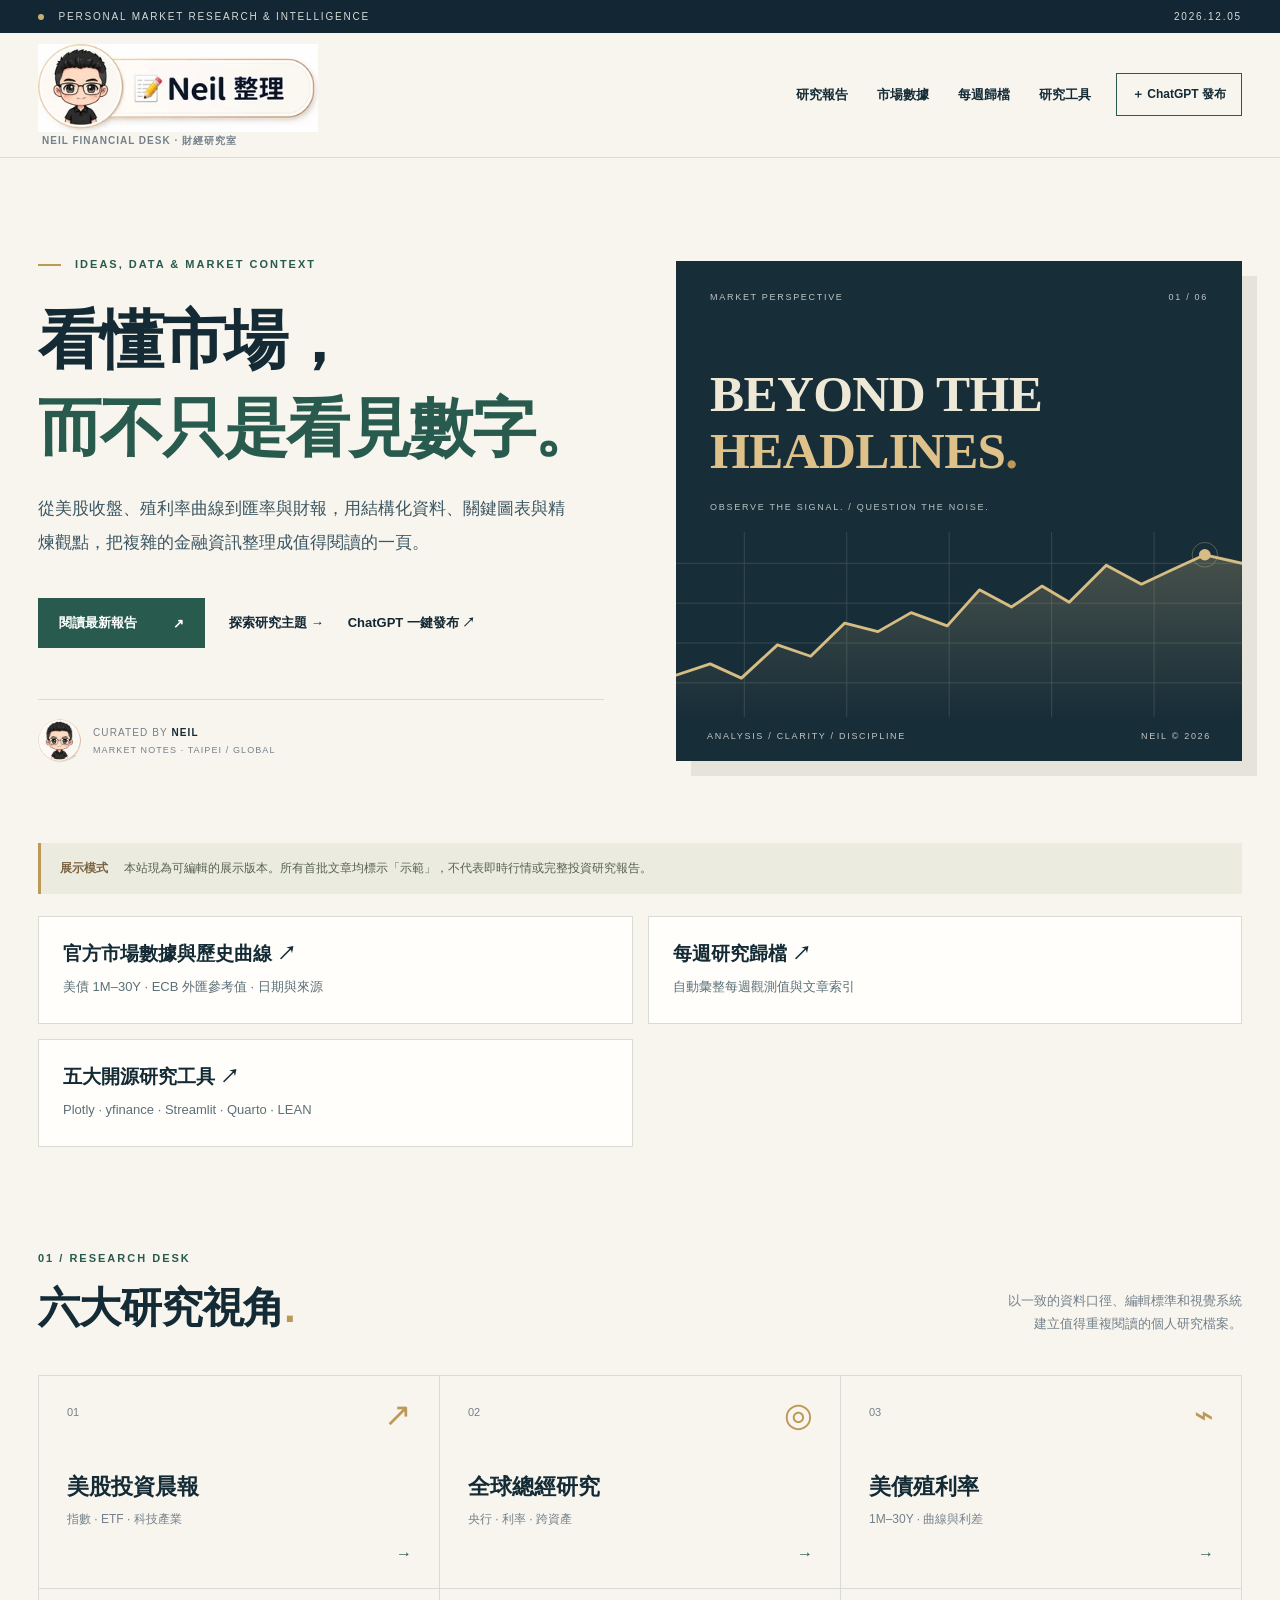
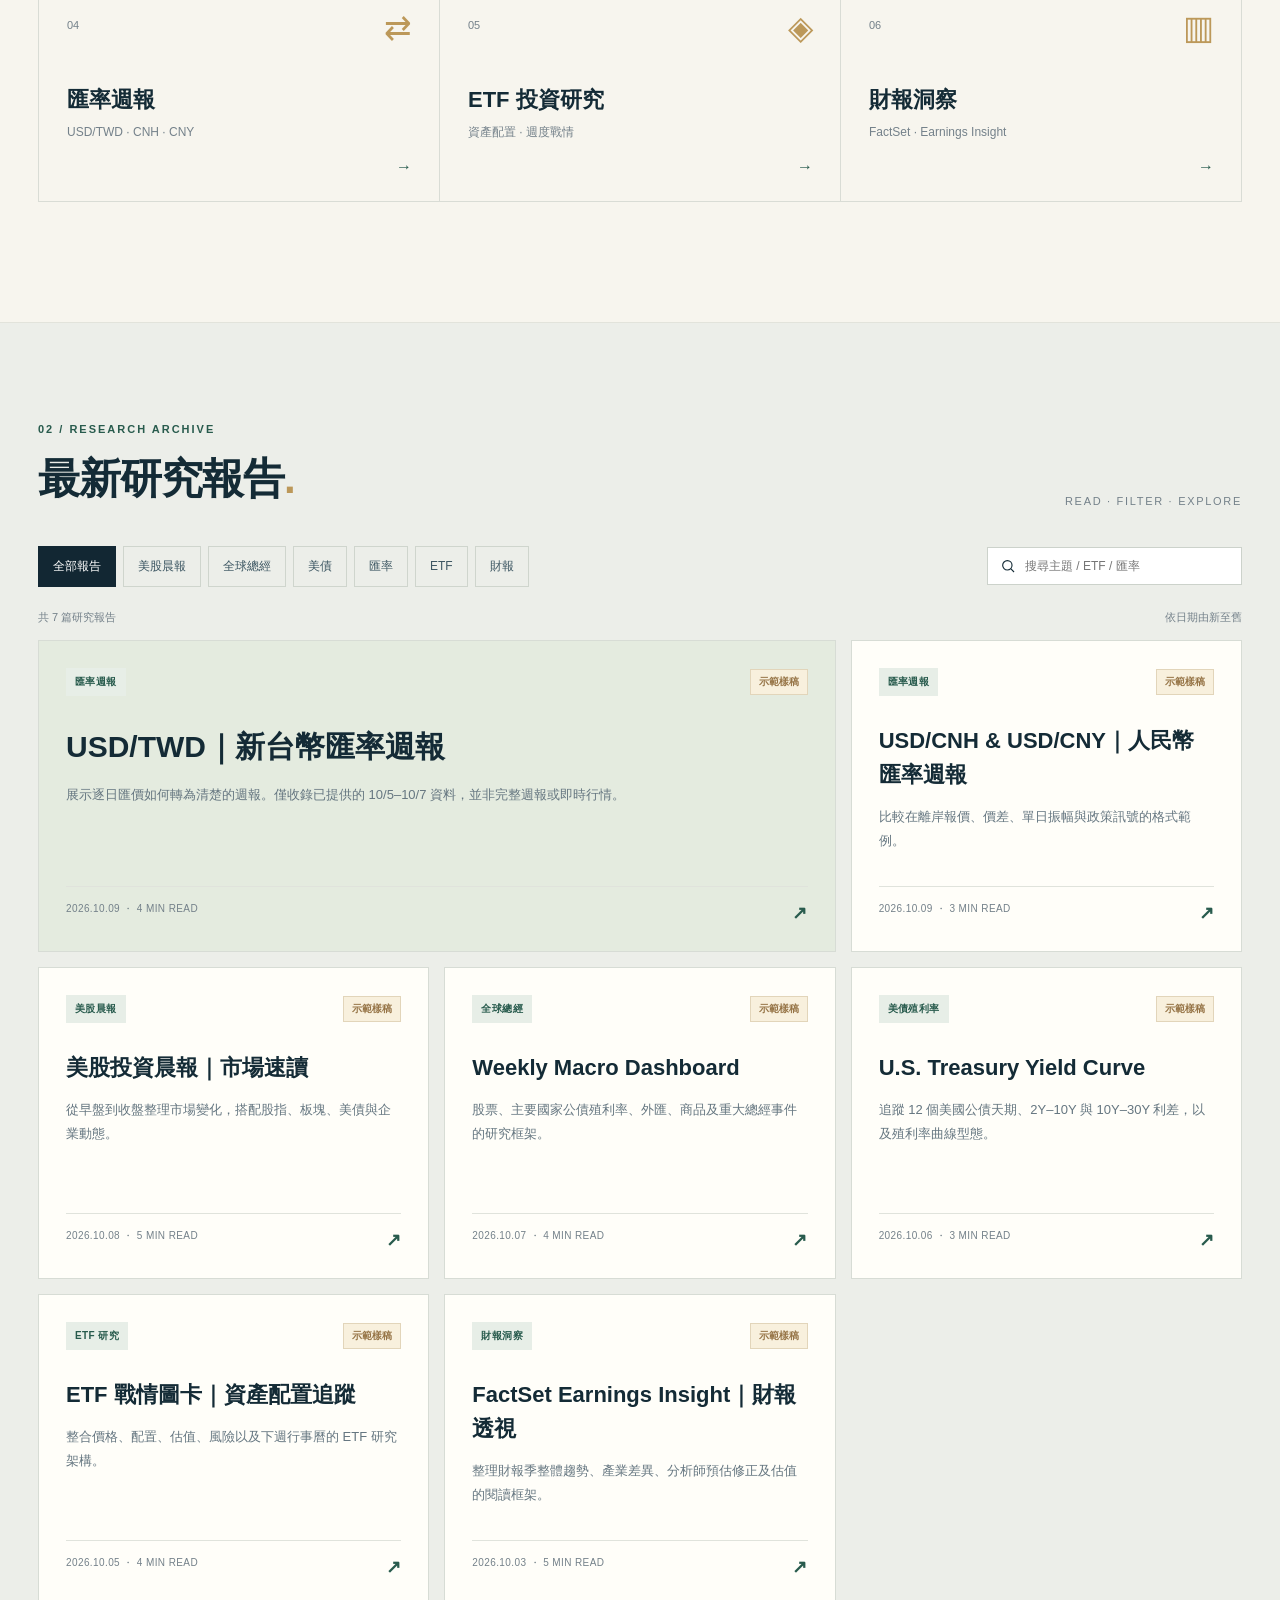
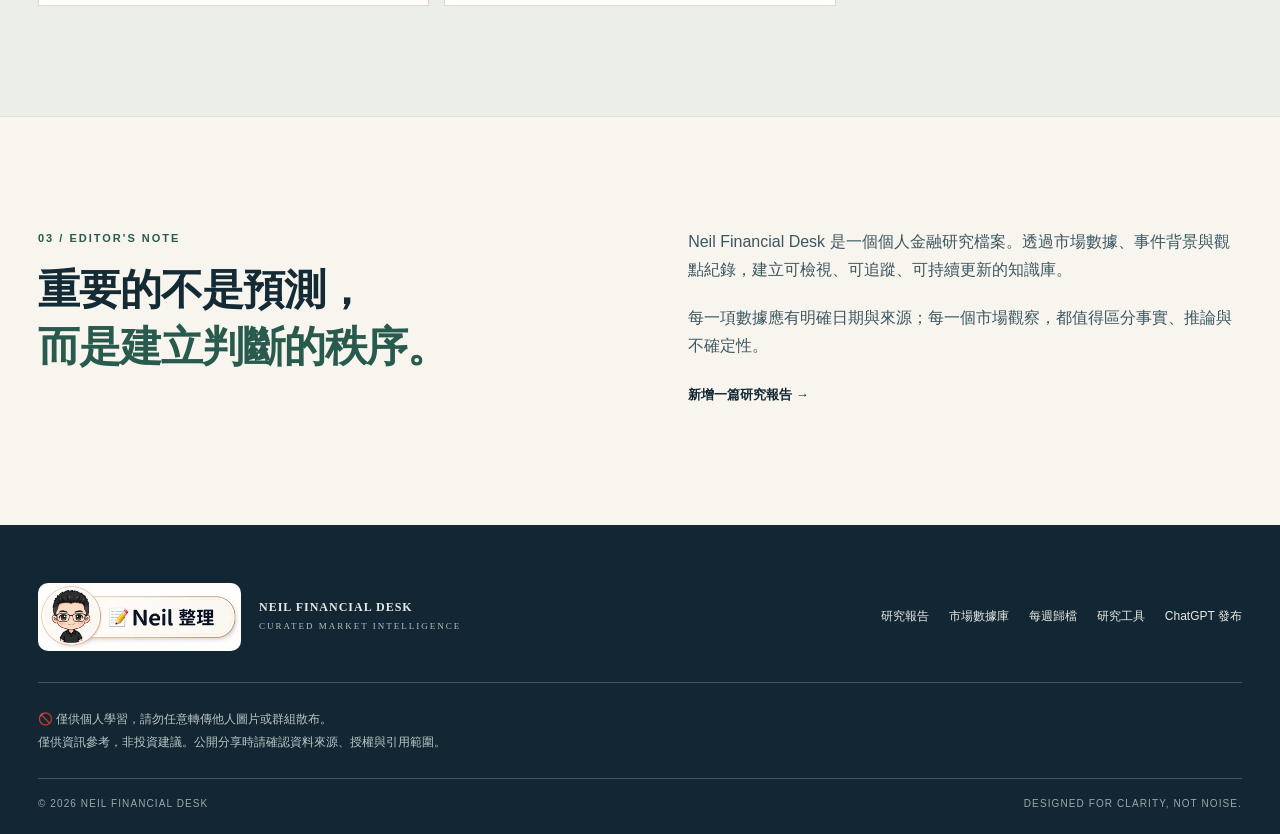
<file: index.html>
<!doctype html>
<html lang="zh-Hant">
<head>
  <meta charset="utf-8">
  <meta name="viewport" content="width=device-width, initial-scale=1, viewport-fit=cover">
  <meta name="theme-color" content="#f7f5ee">
  <meta name="description" content="Neil Financial Desk｜每日市場晨報、總經趨勢、匯率週報、ETF 研究與財報洞察。以清晰圖表整理關鍵市場資訊。">
  <title>Neil Financial Desk｜財經研究室</title>
  <link rel="icon" href="favicon.svg?v=2" type="image/svg+xml">
  <link rel="stylesheet" href="styles.css">
  <script defer src="reports.js"></script>
  <script defer src="app.js"></script>
</head>
<body data-page="home">
  <div class="topline"><div class="container topbar"><span><span class="live-dot"></span> PERSONAL MARKET RESEARCH &amp; INTELLIGENCE</span><span class="topbar-date" id="current-date">2026.10.11</span></div></div>
  <header class="site-header">
    <div class="container header-inner">
      <a class="brand" href="index.html" aria-label="Neil 財經研究室首頁"><img class="brand-logo" src="neil-logo.webp" width="360" height="113" alt="Neil 整理 Logo"><small class="brand-label">NEIL FINANCIAL DESK · 財經研究室</small></a>
      <nav class="desktop-nav" aria-label="主要選單"><a href="#reports">研究報告</a><a href="market.html">市場數據</a><a href="archive.html">每週歸檔</a><a href="research-lab.html">研究工具</a></nav>
      <a class="header-action" href="publish.html"><span>＋</span> ChatGPT 發布</a>
    </div>
  </header>
  <main>
    <section class="container hero" aria-label="首頁介紹">
      <div class="hero-copy">
        <div class="eyebrow"><span class="eyebrow-line"></span> IDEAS, DATA &amp; MARKET CONTEXT</div>
        <h1>看懂市場，<br><em>而不只是看見數字。</em></h1>
        <p class="hero-intro">從美股收盤、殖利率曲線到匯率與財報，用結構化資料、關鍵圖表與精煉觀點，把複雜的金融資訊整理成值得閱讀的一頁。</p>
        <div class="hero-buttons"><a class="button-primary" href="#reports">閱讀最新報告 <span>↗</span></a><a class="text-link" href="#focus">探索研究主題 <span>→</span></a><a class="text-link" href="publish.html">ChatGPT 一鍵發布 ↗</a></div>
        <div class="hero-author"><span class="avatar-logo-wrap"><img src="neil-logo.webp" width="360" height="113" alt="" loading="lazy"></span><span>CURATED BY <strong>NEIL</strong><br><small>MARKET NOTES · TAIPEI / GLOBAL</small></span></div>
      </div>
      <div class="hero-visual" aria-label="市場圖表示意設計，非真實行情">
        <div class="visual-head"><span>MARKET PERSPECTIVE</span><span>01 / 06</span></div>
        <div class="visual-center"><div class="visual-name">BEYOND THE<br><i>HEADLINES</i><span>.</span></div><div class="visual-caption">OBSERVE THE SIGNAL. / QUESTION THE NOISE.</div></div>
        <svg class="hero-chart" viewBox="0 0 580 195" preserveAspectRatio="none" role="img" aria-label="裝飾性趨勢線，不代表市場價格">
          <defs><linearGradient id="chartfade" x1="0" y1="0" x2="0" y2="1"><stop offset="0%" stop-color="#d7bd83" stop-opacity=".25"/><stop offset="100%" stop-color="#d7bd83" stop-opacity="0"/></linearGradient></defs>
          <g stroke="#b9bcb6" opacity=".20" stroke-width="1"><path d="M0 33H580M0 75H580M0 117H580M0 159H580"/><path d="M70 0V195M175 0V195M280 0V195M385 0V195M490 0V195"/></g>
          <path d="M0 151 L35 139 L67 154 L104 119 L138 131 L173 96 L207 105 L241 85 L278 99 L311 61 L344 79 L375 57 L403 74 L441 35 L477 55 L508 40 L542 24 L580 33 V195 H0Z" fill="url(#chartfade)"/>
          <polyline points="0,151 35,139 67,154 104,119 138,131 173,96 207,105 241,85 278,99 311,61 344,79 375,57 403,74 441,35 477,55 508,40 542,24 580,33" stroke="#d7bd83" fill="none" stroke-width="3" stroke-linecap="round" stroke-linejoin="round"/><circle cx="542" cy="24" r="6" fill="#d7bd83"/><circle cx="542" cy="24" r="13" fill="none" stroke="#d7bd83" opacity=".35"/></svg>
        <div class="visual-bottom"><span>ANALYSIS / CLARITY / DISCIPLINE</span><span>NEIL © 2026</span></div>
      </div>
    </section>
    <div class="container"><div class="notice" role="status"><span class="notice-label">展示模式</span><span>本站現為可編輯的展示版本。所有首批文章均標示「示範」，不代表即時行情或完整投資研究報告。</span></div></div>
    <section class="container" aria-label="自動市場資料"><div class="automation-links"><a href="market.html"><strong>官方市場數據與歷史曲線 ↗</strong><small>美債 1M–30Y · ECB 外匯參考值 · 日期與來源</small></a><a href="archive.html"><strong>每週研究歸檔 ↗</strong><small>自動彙整每週觀測值與文章索引</small></a><a href="research-lab.html"><strong>五大開源研究工具 ↗</strong><small>Plotly · yfinance · Streamlit · Quarto · LEAN</small></a></div></section><section class="container sections-block" id="focus">
      <div class="section-top"><div><div class="kicker">01 / RESEARCH DESK</div><h2>六大研究視角<span class="gold-punc">.</span></h2></div><p>以一致的資料口徑、編輯標準和視覺系統<br>建立值得重複閱讀的個人研究檔案。</p></div>
      <div class="categories-grid">
        <a class="category-tile" href="#reports" data-pick="market"><span class="category-num">01</span><span class="category-icon">↗</span><h3>美股投資晨報</h3><p>指數 · ETF · 科技產業</p><span class="category-arrow">→</span></a>
        <a class="category-tile" href="#reports" data-pick="macro"><span class="category-num">02</span><span class="category-icon">◎</span><h3>全球總經研究</h3><p>央行 · 利率 · 跨資產</p><span class="category-arrow">→</span></a>
        <a class="category-tile" href="#reports" data-pick="rates"><span class="category-num">03</span><span class="category-icon">⌁</span><h3>美債殖利率</h3><p>1M–30Y · 曲線與利差</p><span class="category-arrow">→</span></a>
        <a class="category-tile" href="#reports" data-pick="fx"><span class="category-num">04</span><span class="category-icon">⇄</span><h3>匯率週報</h3><p>USD/TWD · CNH · CNY</p><span class="category-arrow">→</span></a>
        <a class="category-tile" href="#reports" data-pick="etf"><span class="category-num">05</span><span class="category-icon">◈</span><h3>ETF 投資研究</h3><p>資產配置 · 週度戰情</p><span class="category-arrow">→</span></a>
        <a class="category-tile" href="#reports" data-pick="earnings"><span class="category-num">06</span><span class="category-icon">▥</span><h3>財報洞察</h3><p>FactSet · Earnings Insight</p><span class="category-arrow">→</span></a>
      </div>
    </section>
    <section class="paper-section" id="reports">
      <div class="container">
        <div class="section-top"><div><div class="kicker">02 / RESEARCH ARCHIVE</div><h2>最新研究報告<span class="gold-punc">.</span></h2></div><span class="section-descriptor">READ · FILTER · EXPLORE</span></div>
        <div class="archive-tools"><div class="filter-scroll" id="filters" role="group" aria-label="按主題篩選"><button type="button" data-filter="all" class="filter-button active">全部報告</button><button type="button" data-filter="market" class="filter-button">美股晨報</button><button type="button" data-filter="macro" class="filter-button">全球總經</button><button type="button" data-filter="rates" class="filter-button">美債</button><button type="button" data-filter="fx" class="filter-button">匯率</button><button type="button" data-filter="etf" class="filter-button">ETF</button><button type="button" data-filter="earnings" class="filter-button">財報</button></div><label class="search-wrap"><span class="sr-only">搜尋報告</span><svg width="18" height="18" viewBox="0 0 24 24" fill="none" stroke="currentColor" stroke-width="1.7" aria-hidden="true"><circle cx="11" cy="11" r="7"/><path d="m16 16 5 5"/></svg><input id="report-search" type="search" placeholder="搜尋主題 / ETF / 匯率" autocomplete="off"></label></div>
        <div class="archive-meta"><span id="result-count" aria-live="polite">研究檔案</span><span>依日期由新至舊</span></div>
        <div class="articles-grid" id="report-grid"></div>
        <div class="empty-state" id="empty-state" hidden><strong>目前找不到符合的報告。</strong><p>試著輸入較短的關鍵字，或切換回全部報告。</p><button type="button" id="reset-filter">清除篩選 →</button></div>
      </div>
    </section>
    <section class="container manifesto" id="about"><div class="manifesto-left"><span class="kicker">03 / EDITOR'S NOTE</span><h2>重要的不是預測，<br><em>而是建立判斷的秩序。</em></h2></div><div class="manifesto-right"><p>Neil Financial Desk 是一個個人金融研究檔案。透過市場數據、事件背景與觀點紀錄，建立可檢視、可追蹤、可持續更新的知識庫。</p><p>每一項數據應有明確日期與來源；每一個市場觀察，都值得區分事實、推論與不確定性。</p><a href="editor.html" class="text-link">新增一篇研究報告 <span>→</span></a></div></section>
  </main>
  <footer class="footer"><div class="container"><div class="footer-upper"><div class="footer-brand neil-footer-mark"><img class="footer-logo" src="neil-logo.webp" width="360" height="113" alt="Neil 整理 Logo"><p>NEIL FINANCIAL DESK<br><small>CURATED MARKET INTELLIGENCE</small></p></div><div class="footer-links"><a href="#reports">研究報告</a><a href="market.html">市場數據庫</a><a href="archive.html">每週歸檔</a><a href="research-lab.html">研究工具</a><a href="publish.html">ChatGPT 發布</a></div></div><div class="footer-disclaimer">🚫 僅供個人學習，請勿任意轉傳他人圖片或群組散布。<br>僅供資訊參考，非投資建議。公開分享時請確認資料來源、授權與引用範圍。</div><div class="footer-lower"><span>© 2026 NEIL FINANCIAL DESK</span><span>DESIGNED FOR CLARITY, NOT NOISE.</span></div></div></footer>
</body>
</html>
</file>
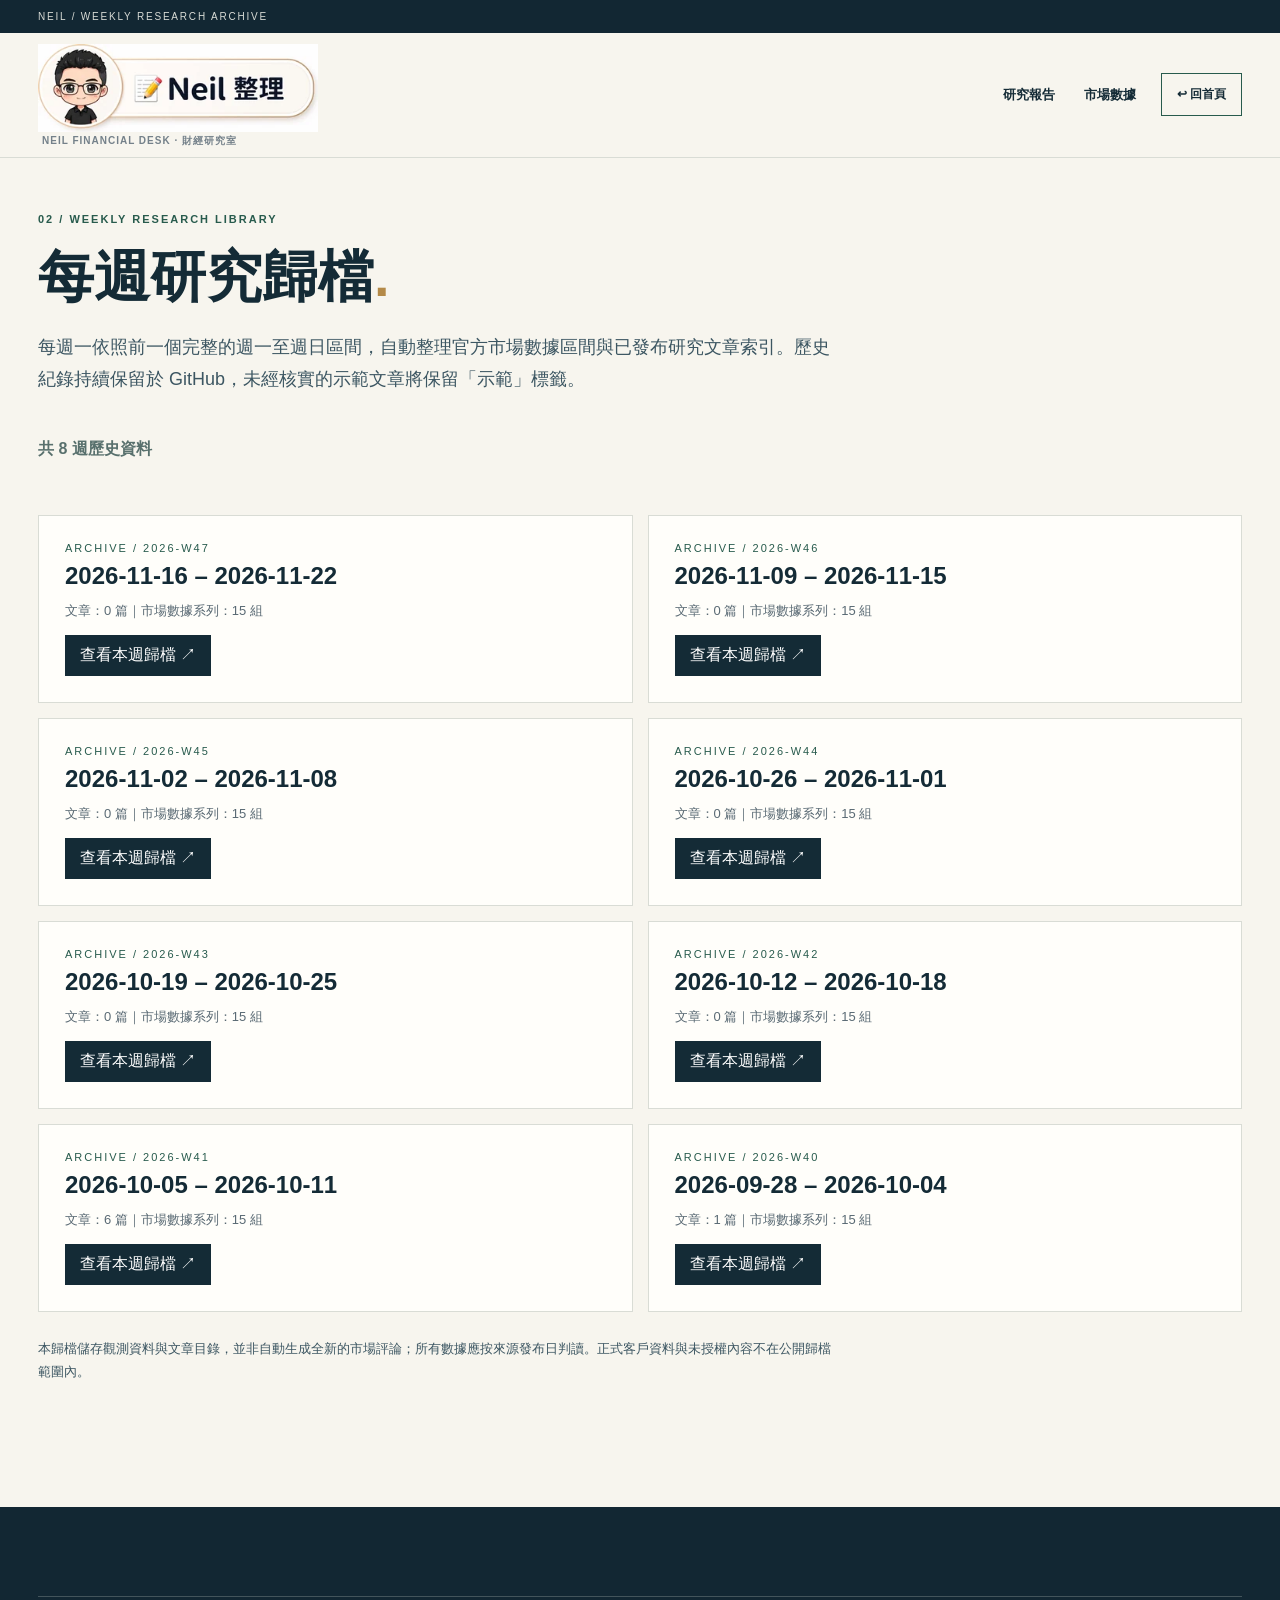
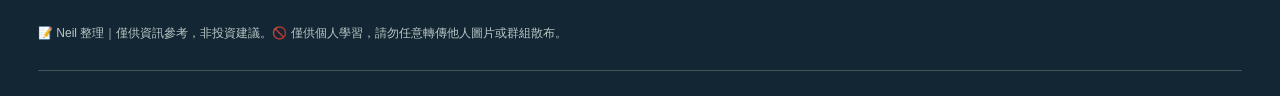
<file: archive.html>
<!doctype html>
<html lang="zh-Hant"><head><meta charset="utf-8"><meta name="viewport" content="width=device-width,initial-scale=1">
<meta name="theme-color" content="#f7f5ee"><title>每週市場與研究歸檔｜Neil Financial Desk</title>
<link rel="icon" href="favicon.svg?v=2" type="image/svg+xml"><link rel="stylesheet" href="styles.css">
<script defer src="archive.js"></script>
<style>.week-shell{padding:55px 0 110px}.week-eyebrow{font-size:11px;letter-spacing:2px;color:#285b4d;font-weight:800}.week-title{font-size:clamp(35px,5vw,56px);margin:15px 0}.week-lead{line-height:1.8;font-size:18px;color:#3c5662;max-width:800px}.week-grid{display:grid;grid-template-columns:repeat(2,minmax(0,1fr));gap:15px;margin-top:30px}.week-card{background:#fffefa;border:1px solid #d9dcd5;padding:26px}.week-card h2{font-size:24px;margin:8px 0 10px}.week-card p{font-size:13px;color:#5a6a74;line-height:1.7}.week-card a{color:#285b4d;text-decoration:underline;font-size:15px;font-weight:800}.week-detail{margin-top:34px;background:#fffefa;padding:27px;border:1px solid #d9dcd5}.week-detail h2{font-size:27px}.week-detail h3{margin:20px 0}.week-detail table{border-collapse:collapse;width:100%;font-size:13px}.week-detail td,.week-detail th{text-align:left;padding:9px;border-bottom:1px solid #e2e5df}.week-detail li{line-height:2}.week-detail a{color:#285b4d;text-decoration:underline}.week-message{padding:25px 0;color:#58706d;font-weight:700}@media(max-width:740px){.week-shell{padding:35px 0 70px}.week-grid{grid-template-columns:1fr}.week-card,.week-detail{padding:18px}}</style>
</head><body><div class="topline"><div class="container topbar">NEIL / WEEKLY RESEARCH ARCHIVE</div></div><header class="site-header"><div class="container header-inner"><a class="brand" href="index.html"><img class="brand-logo" src="neil-logo.webp" alt="Neil 整理 Logo"><small class="brand-label">NEIL FINANCIAL DESK · 財經研究室</small></a><nav class="desktop-nav"><a href="index.html#reports">研究報告</a><a href="market.html">市場數據</a></nav><a class="header-action" href="index.html">↩ 回首頁</a></div></header>
<main class="container week-shell"><div class="week-eyebrow">02 / WEEKLY RESEARCH LIBRARY</div><h1 class="week-title">每週研究歸檔<span style="color:#b48a48">.</span></h1><p class="week-lead">每週一依照前一個完整的週一至週日區間，自動整理官方市場數據區間與已發布研究文章索引。歷史紀錄持續保留於 GitHub，未經核實的示範文章將保留「示範」標籤。</p>
<div class="week-message" id="week-status" role="status">讀取歸檔索引中…</div><div class="week-grid" id="week-grid"></div><section class="week-detail" id="week-detail" hidden></section>
<p class="week-lead" style="font-size:13px;margin-top:25px">本歸檔儲存觀測資料與文章目錄，並非自動生成全新的市場評論；所有數據應按來源發布日判讀。正式客戶資料與未授權內容不在公開歸檔範圍內。</p>
</main><footer class="footer"><div class="container"><div class="footer-disclaimer">📝 Neil 整理｜僅供資訊參考，非投資建議。🚫 僅供個人學習，請勿任意轉傳他人圖片或群組散布。</div></div></footer></body></html>
</file>
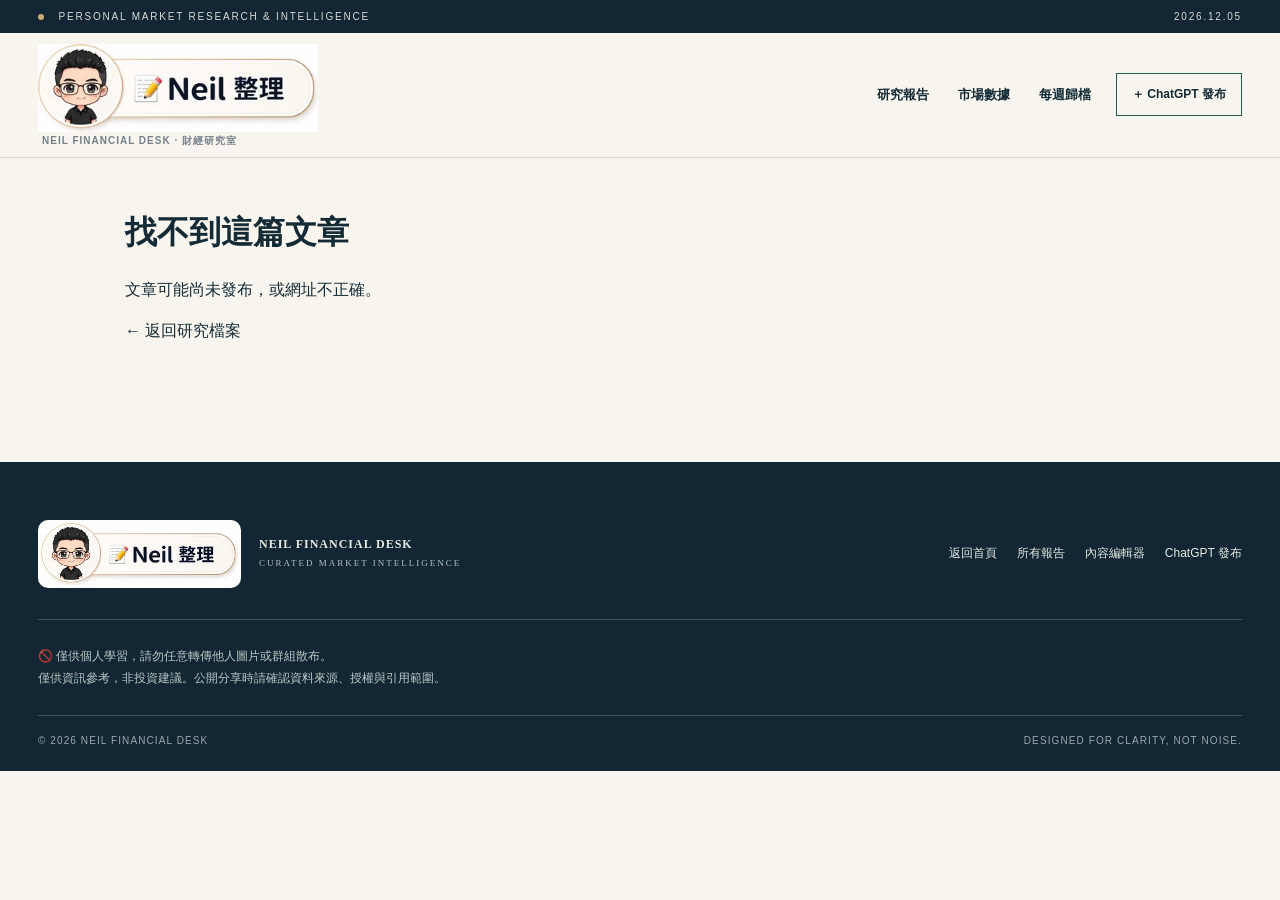
<file: article.html>
<!doctype html>
<html lang="zh-Hant"><head><meta charset="utf-8"><meta name="viewport" content="width=device-width, initial-scale=1, viewport-fit=cover"><meta name="theme-color" content="#f7f5ee"><title>研究報告｜Neil Financial Desk</title><link rel="icon" href="favicon.svg?v=2" type="image/svg+xml"><link rel="stylesheet" href="styles.css"><script defer src="reports.js"></script><script defer src="app.js"></script></head><body data-page="article">
  <div class="topline"><div class="container topbar"><span><span class="live-dot"></span> PERSONAL MARKET RESEARCH &amp; INTELLIGENCE</span><span class="topbar-date" id="current-date"></span></div></div>
  <header class="site-header"><div class="container header-inner"><a class="brand" href="index.html" aria-label="Neil 財經研究室首頁"><img class="brand-logo" src="neil-logo.webp" width="360" height="113" alt="Neil 整理 Logo"><small class="brand-label">NEIL FINANCIAL DESK · 財經研究室</small></a><nav class="desktop-nav"><a href="index.html#reports">研究報告</a><a href="market.html">市場數據</a><a href="archive.html">每週歸檔</a></nav><a class="header-action" href="publish.html"><span>＋</span> ChatGPT 發布</a></div></header>
  <main id="article-container" aria-live="polite"></main>
  <footer class="footer"><div class="container"><div class="footer-upper"><div class="footer-brand neil-footer-mark"><img class="footer-logo" src="neil-logo.webp" width="360" height="113" alt="Neil 整理 Logo"><p>NEIL FINANCIAL DESK<br><small>CURATED MARKET INTELLIGENCE</small></p></div><div class="footer-links"><a href="index.html">返回首頁</a><a href="index.html#reports">所有報告</a><a href="editor.html">內容編輯器</a><a href="publish.html">ChatGPT 發布</a></div></div><div class="footer-disclaimer">🚫 僅供個人學習，請勿任意轉傳他人圖片或群組散布。<br>僅供資訊參考，非投資建議。公開分享時請確認資料來源、授權與引用範圍。</div><div class="footer-lower"><span>© 2026 NEIL FINANCIAL DESK</span><span>DESIGNED FOR CLARITY, NOT NOISE.</span></div></div></footer>
</body></html>
</file>
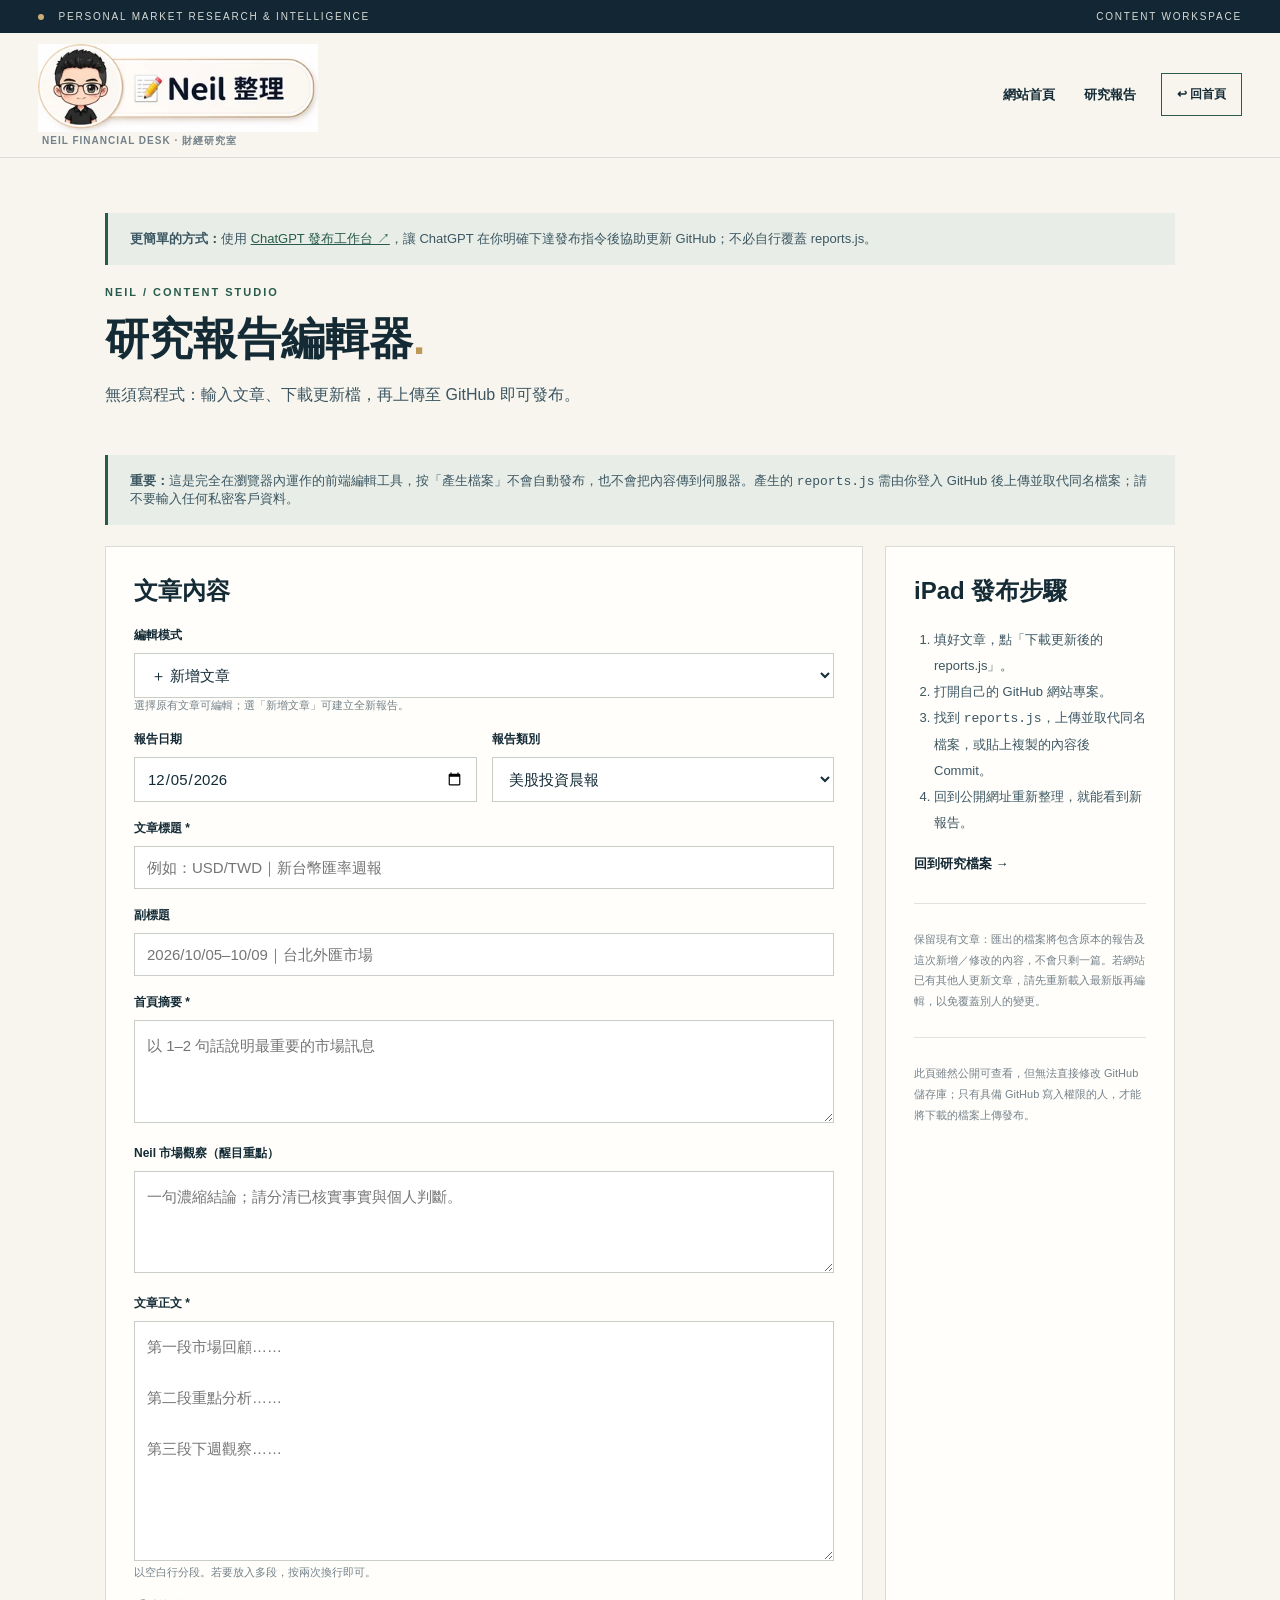
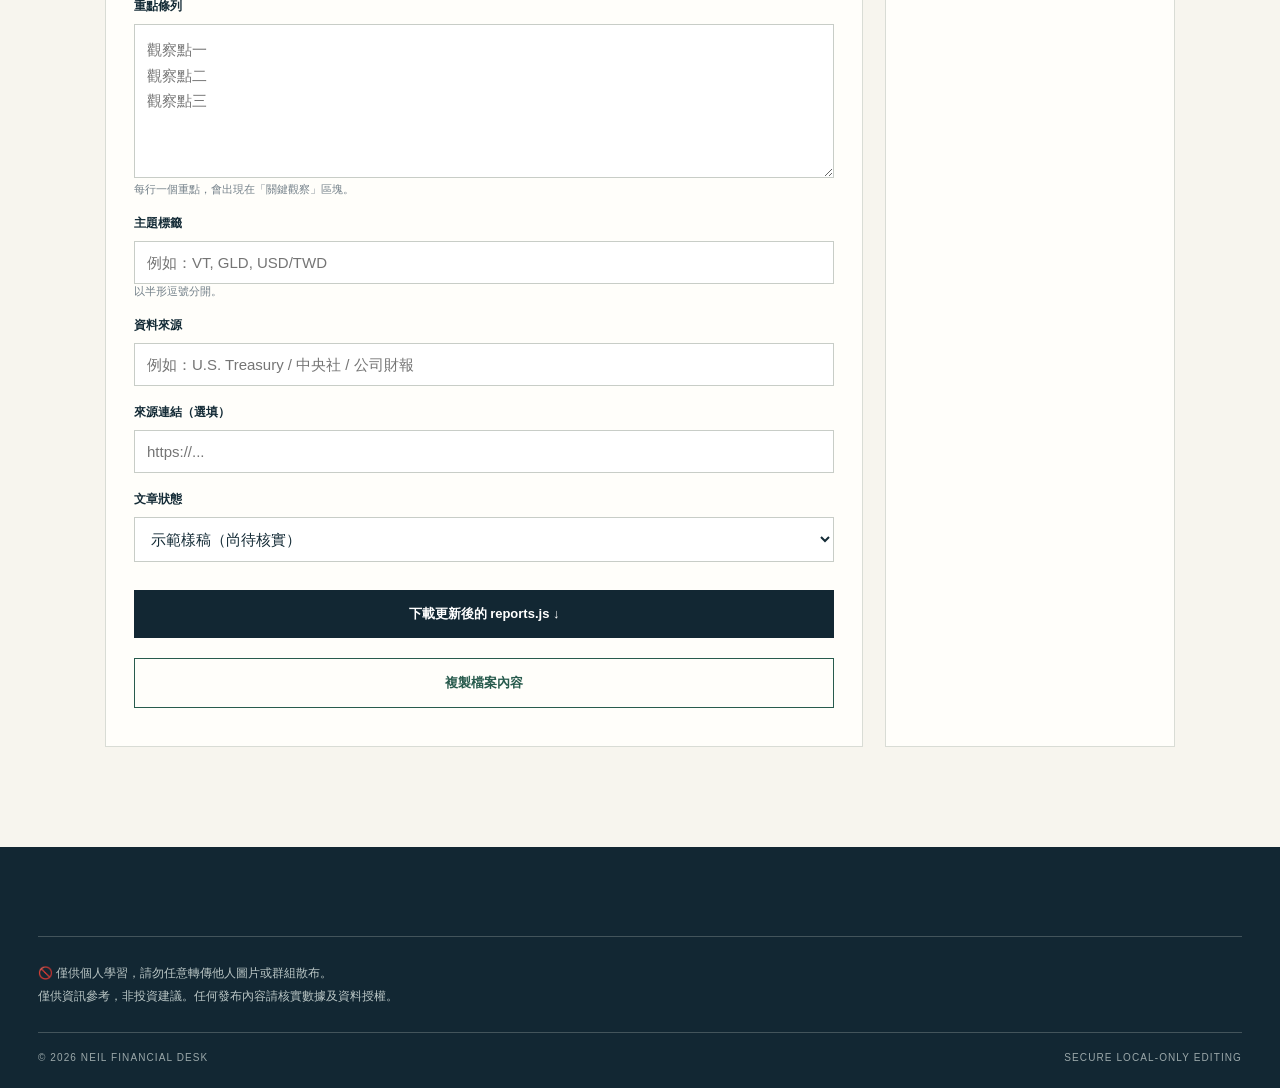
<file: editor.html>
<!doctype html>
<html lang="zh-Hant"><head><meta charset="utf-8"><meta name="viewport" content="width=device-width, initial-scale=1, viewport-fit=cover"><meta name="theme-color" content="#f7f5ee"><title>新增研究報告｜Neil Financial Desk</title><link rel="icon" href="favicon.svg?v=2" type="image/svg+xml"><link rel="stylesheet" href="styles.css"><script defer src="reports.js"></script><script defer src="editor.js"></script></head><body>
  <div class="topline"><div class="container topbar"><span><span class="live-dot"></span> PERSONAL MARKET RESEARCH &amp; INTELLIGENCE</span><span class="topbar-date">CONTENT WORKSPACE</span></div></div>
  <header class="site-header"><div class="container header-inner"><a class="brand" href="index.html" aria-label="Neil 財經研究室首頁"><img class="brand-logo" src="neil-logo.webp" width="360" height="113" alt="Neil 整理 Logo"><small class="brand-label">NEIL FINANCIAL DESK · 財經研究室</small></a><nav class="desktop-nav"><a href="index.html">網站首頁</a><a href="index.html#reports">研究報告</a></nav><a class="header-action" href="index.html">↩ 回首頁</a></div></header>
  <main class="container editor-shell"><div class="editor-note"><strong>更簡單的方式：</strong>使用 <a href="publish.html" style="text-decoration:underline;color:#285b4d">ChatGPT 發布工作台 ↗</a>，讓 ChatGPT 在你明確下達發布指令後協助更新 GitHub；不必自行覆蓋 reports.js。</div><div class="editor-heading"><div><div class="kicker">NEIL / CONTENT STUDIO</div><h1>研究報告編輯器<span class="gold-punc">.</span></h1><p>無須寫程式：輸入文章、下載更新檔，再上傳至 GitHub 即可發布。</p></div></div>
    <div class="editor-note"><strong>重要：</strong>這是完全在瀏覽器內運作的前端編輯工具，按「產生檔案」不會自動發布，也不會把內容傳到伺服器。產生的 <code>reports.js</code> 需由你登入 GitHub 後上傳並取代同名檔案；請不要輸入任何私密客戶資料。</div>
    <div class="editor-grid"><div class="editor-panel"><h2>文章內容</h2>
      <label class="field"><span>編輯模式</span><select id="edit-existing"><option value="">＋ 新增文章</option></select><div class="field-help">選擇原有文章可編輯；選「新增文章」可建立全新報告。</div></label>
      <div class="form-row"><label class="field"><span>報告日期</span><input type="date" id="f-date" required></label><label class="field"><span>報告類別</span><select id="f-category"><option value="market">美股投資晨報</option><option value="macro">全球總經研究</option><option value="rates">美債殖利率</option><option value="fx">匯率週報</option><option value="etf">ETF 投資研究</option><option value="earnings">財報洞察</option></select></label></div>
      <label class="field"><span>文章標題 *</span><input id="f-title" type="text" placeholder="例如：USD/TWD｜新台幣匯率週報" maxlength="140" required></label>
      <label class="field"><span>副標題</span><input id="f-subtitle" type="text" placeholder="2026/10/05–10/09｜台北外匯市場"></label>
      <label class="field"><span>首頁摘要 *</span><textarea id="f-summary" rows="3" placeholder="以 1–2 句話說明最重要的市場訊息" required></textarea></label>
      <label class="field"><span>Neil 市場觀察（醒目重點）</span><textarea id="f-focus" rows="3" placeholder="一句濃縮結論；請分清已核實事實與個人判斷。"></textarea></label>
      <label class="field"><span>文章正文 *</span><textarea id="f-body" class="big" placeholder="第一段市場回顧……&#10;&#10;第二段重點分析……&#10;&#10;第三段下週觀察……" required></textarea><div class="field-help">以空白行分段。若要放入多段，按兩次換行即可。</div></label>
      <label class="field"><span>重點條列</span><textarea id="f-bullets" rows="5" placeholder="觀察點一&#10;觀察點二&#10;觀察點三"></textarea><div class="field-help">每行一個重點，會出現在「關鍵觀察」區塊。</div></label>
      <label class="field"><span>主題標籤</span><input id="f-tags" type="text" placeholder="例如：VT, GLD, USD/TWD"><div class="field-help">以半形逗號分開。</div></label>
      <label class="field"><span>資料來源</span><input id="f-source" type="text" placeholder="例如：U.S. Treasury / 中央社 / 公司財報"></label>
      <label class="field"><span>來源連結（選填）</span><input id="f-url" type="url" placeholder="https://..."></label>
      <label class="field"><span>文章狀態</span><select id="f-sample"><option value="true">示範樣稿（尚待核實）</option><option value="false">正式報告（已確認資料）</option></select></label>
      <button id="download-btn" type="button" class="editor-action">下載更新後的 reports.js ↓</button><button id="copy-btn" type="button" class="editor-action outline">複製檔案內容</button><div class="editor-feedback" id="editor-feedback" role="status" aria-live="polite"></div>
    </div><aside class="editor-side"><h2>iPad 發布步驟</h2><ol class="editor-list"><li>填好文章，點「下載更新後的 reports.js」。</li><li>打開自己的 GitHub 網站專案。</li><li>找到 <code>reports.js</code>，上傳並取代同名檔案，或貼上複製的內容後 Commit。</li><li>回到公開網址重新整理，就能看到新報告。</li></ol><p><a class="text-link" href="index.html#reports">回到研究檔案 →</a></p><hr style="border:0;border-top:1px solid #e0e4dc;margin:25px 0"><small>保留現有文章：匯出的檔案將包含原本的報告及這次新增／修改的內容，不會只剩一篇。若網站已有其他人更新文章，請先重新載入最新版再編輯，以免覆蓋別人的變更。</small><hr style="border:0;border-top:1px solid #e0e4dc;margin:25px 0"><small>此頁雖然公開可查看，但無法直接修改 GitHub 儲存庫；只有具備 GitHub 寫入權限的人，才能將下載的檔案上傳發布。</small></aside></div>
  </main><footer class="footer"><div class="container"><div class="footer-disclaimer">🚫 僅供個人學習，請勿任意轉傳他人圖片或群組散布。<br>僅供資訊參考，非投資建議。任何發布內容請核實數據及資料授權。</div><div class="footer-lower"><span>© 2026 NEIL FINANCIAL DESK</span><span>SECURE LOCAL-ONLY EDITING</span></div></div></footer>
</body></html>
</file>
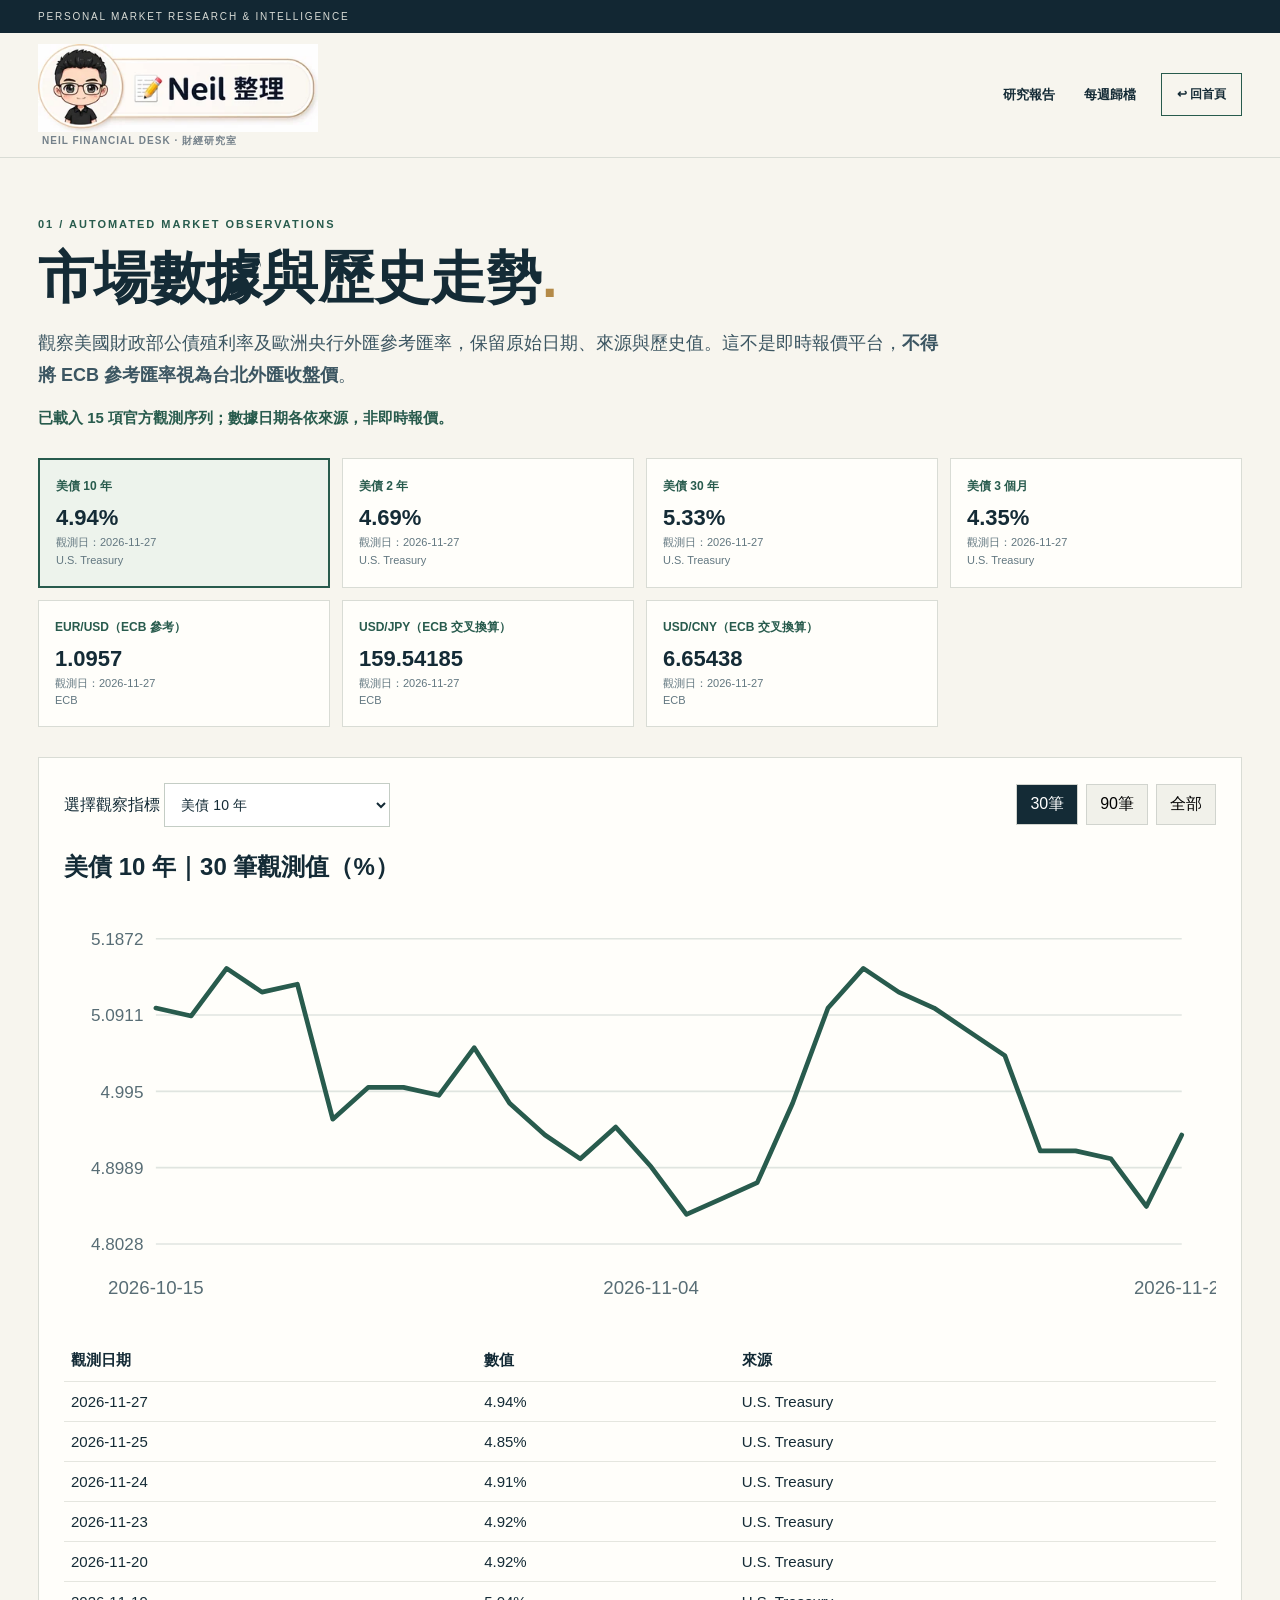
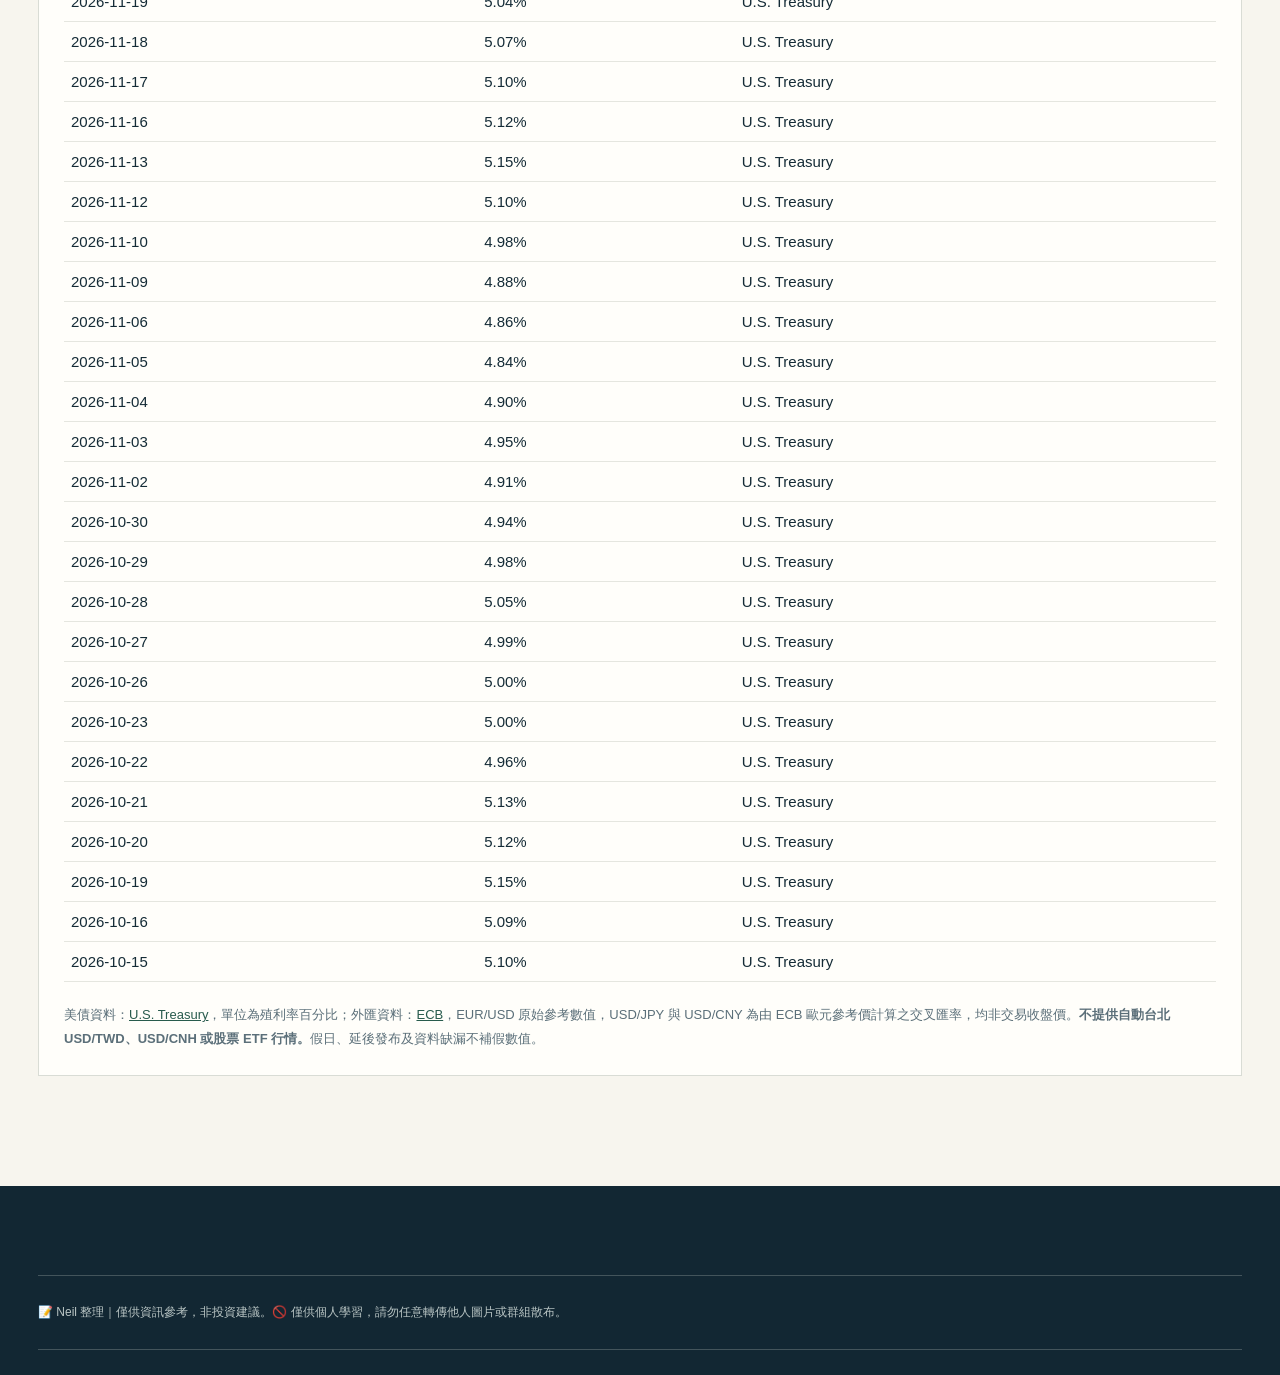
<file: market.html>
<!doctype html>
<html lang="zh-Hant"><head><meta charset="utf-8"><meta name="viewport" content="width=device-width,initial-scale=1">
<meta name="theme-color" content="#f7f5ee"><title>市場數據儀表板｜Neil Financial Desk</title>
<link rel="icon" href="favicon.svg?v=2" type="image/svg+xml"><link rel="stylesheet" href="styles.css">
<script src="market.js" defer></script>
<style>
.data-shell{padding:60px 0 110px}
.data-eyebrow{font-size:11px;font-weight:800;letter-spacing:2px;color:#285b4d}
.data-title{font-size:clamp(33px,5vw,56px);line-height:1.3;margin:12px 0}
.data-lead{font-size:18px;line-height:1.8;color:#3c5662;max-width:900px}
.data-panel{border:1px solid #d9dcd5;background:#fffefa;padding:25px}
.data-grid{display:grid;grid-template-columns:repeat(4,minmax(0,1fr));gap:12px;margin:30px 0}
.data-kpi{text-align:left;background:#fffefa;border:1px solid #d9dcd5;padding:16px;cursor:pointer;min-width:0;color:#142b36}
.data-kpi[aria-pressed="true"]{border:2px solid #285b4d;background:#edf3ec}
.data-kpi strong{display:block;font-size:22px;margin:10px 0 3px;overflow-wrap:anywhere}
.data-kpi small{display:block;font-size:11px;color:#627780;line-height:1.6}
.data-kpi span{font-size:12px;font-weight:800;color:#285b4d}
.data-controls{display:flex;align-items:center;justify-content:space-between;flex-wrap:wrap;gap:14px;margin-bottom:24px}
.data-controls select{border:1px solid #c4cdc5;background:#fff;padding:12px;font-size:14px;max-width:100%;color:#142b36}
.data-range{display:flex;gap:8px}
.data-range button{background:#f1f1ea;border:1px solid #d1d4ce;padding:9px 13px;cursor:pointer}
.data-range button[aria-pressed="true"]{background:#142b36;color:white}
.data-chart{display:block;width:100%;height:auto}
.data-table{width:100%;border-collapse:collapse;font-size:15px;margin-top:25px}
.data-table th,.data-table td{padding:11px 7px;text-align:left;border-bottom:1px solid #e5e6df}
.data-foot{color:#5b6f79;line-height:1.8;margin-top:21px;font-size:13px}
.data-foot a{text-decoration:underline;color:#285b4d}
.data-status{font-size:15px;font-weight:700;color:#285b4d;margin:15px 0}
@media(max-width:740px){.data-shell{padding:34px 0 60px}.data-grid{grid-template-columns:repeat(2,minmax(0,1fr))}.data-panel{padding:16px}.data-kpi strong{font-size:20px}.data-title{font-size:36px}.data-lead{font-size:20px}}
</style></head>
<body>
<div class="topline"><div class="container topbar">PERSONAL MARKET RESEARCH &amp; INTELLIGENCE</div></div>
<header class="site-header"><div class="container header-inner"><a class="brand" href="index.html"><img class="brand-logo" src="neil-logo.webp" alt="Neil 整理 Logo"><small class="brand-label">NEIL FINANCIAL DESK · 財經研究室</small></a><nav class="desktop-nav"><a href="index.html#reports">研究報告</a><a href="archive.html">每週歸檔</a></nav><a class="header-action" href="index.html">↩ 回首頁</a></div></header>
<main class="container data-shell">
<div class="data-eyebrow">01 / AUTOMATED MARKET OBSERVATIONS</div><h1 class="data-title">市場數據與歷史走勢<span style="color:#b48a48">.</span></h1>
<p class="data-lead">觀察美國財政部公債殖利率及歐洲央行外匯參考匯率，保留原始日期、來源與歷史值。這不是即時報價平台，<strong>不得將 ECB 參考匯率視為台北外匯收盤價</strong>。</p>
<div class="data-status" id="data-status" role="status">正在讀取 GitHub 歷史資料…</div>
<div class="data-grid" id="data-kpis" aria-label="最新官方數據"></div>
<section class="data-panel">
<div class="data-controls"><label>選擇觀察指標 <select id="series-select" aria-label="指標"></select></label><div class="data-range" id="range-controls"><button type="button" data-range="30" aria-pressed="true">30筆</button><button type="button" data-range="90" aria-pressed="false">90筆</button><button type="button" data-range="all" aria-pressed="false">全部</button></div></div>
<h2 id="chart-heading">歷史觀測值</h2><div id="chart-container" aria-live="polite"></div>
<table class="data-table"><thead><tr><th>觀測日期</th><th>數值</th><th>來源</th></tr></thead><tbody id="data-rows"><tr><td colspan="3">讀取中</td></tr></tbody></table>
<div class="data-foot">美債資料：<a target="_blank" rel="noopener" href="https://home.treasury.gov/resource-center/data-chart-center/interest-rates">U.S. Treasury</a>，單位為殖利率百分比；外匯資料：<a target="_blank" rel="noopener" href="https://www.ecb.europa.eu/stats/policy_and_exchange_rates/euro_reference_exchange_rates/html/index.en.html">ECB</a>，EUR/USD 原始參考數值，USD/JPY 與 USD/CNY 為由 ECB 歐元參考價計算之交叉匯率，均非交易收盤價。<strong>不提供自動台北 USD/TWD、USD/CNH 或股票 ETF 行情。</strong>假日、延後發布及資料缺漏不補假數值。</div>
</section>
</main><footer class="footer"><div class="container"><div class="footer-disclaimer">📝 Neil 整理｜僅供資訊參考，非投資建議。🚫 僅供個人學習，請勿任意轉傳他人圖片或群組散布。</div></div></footer>
</body></html>
</file>
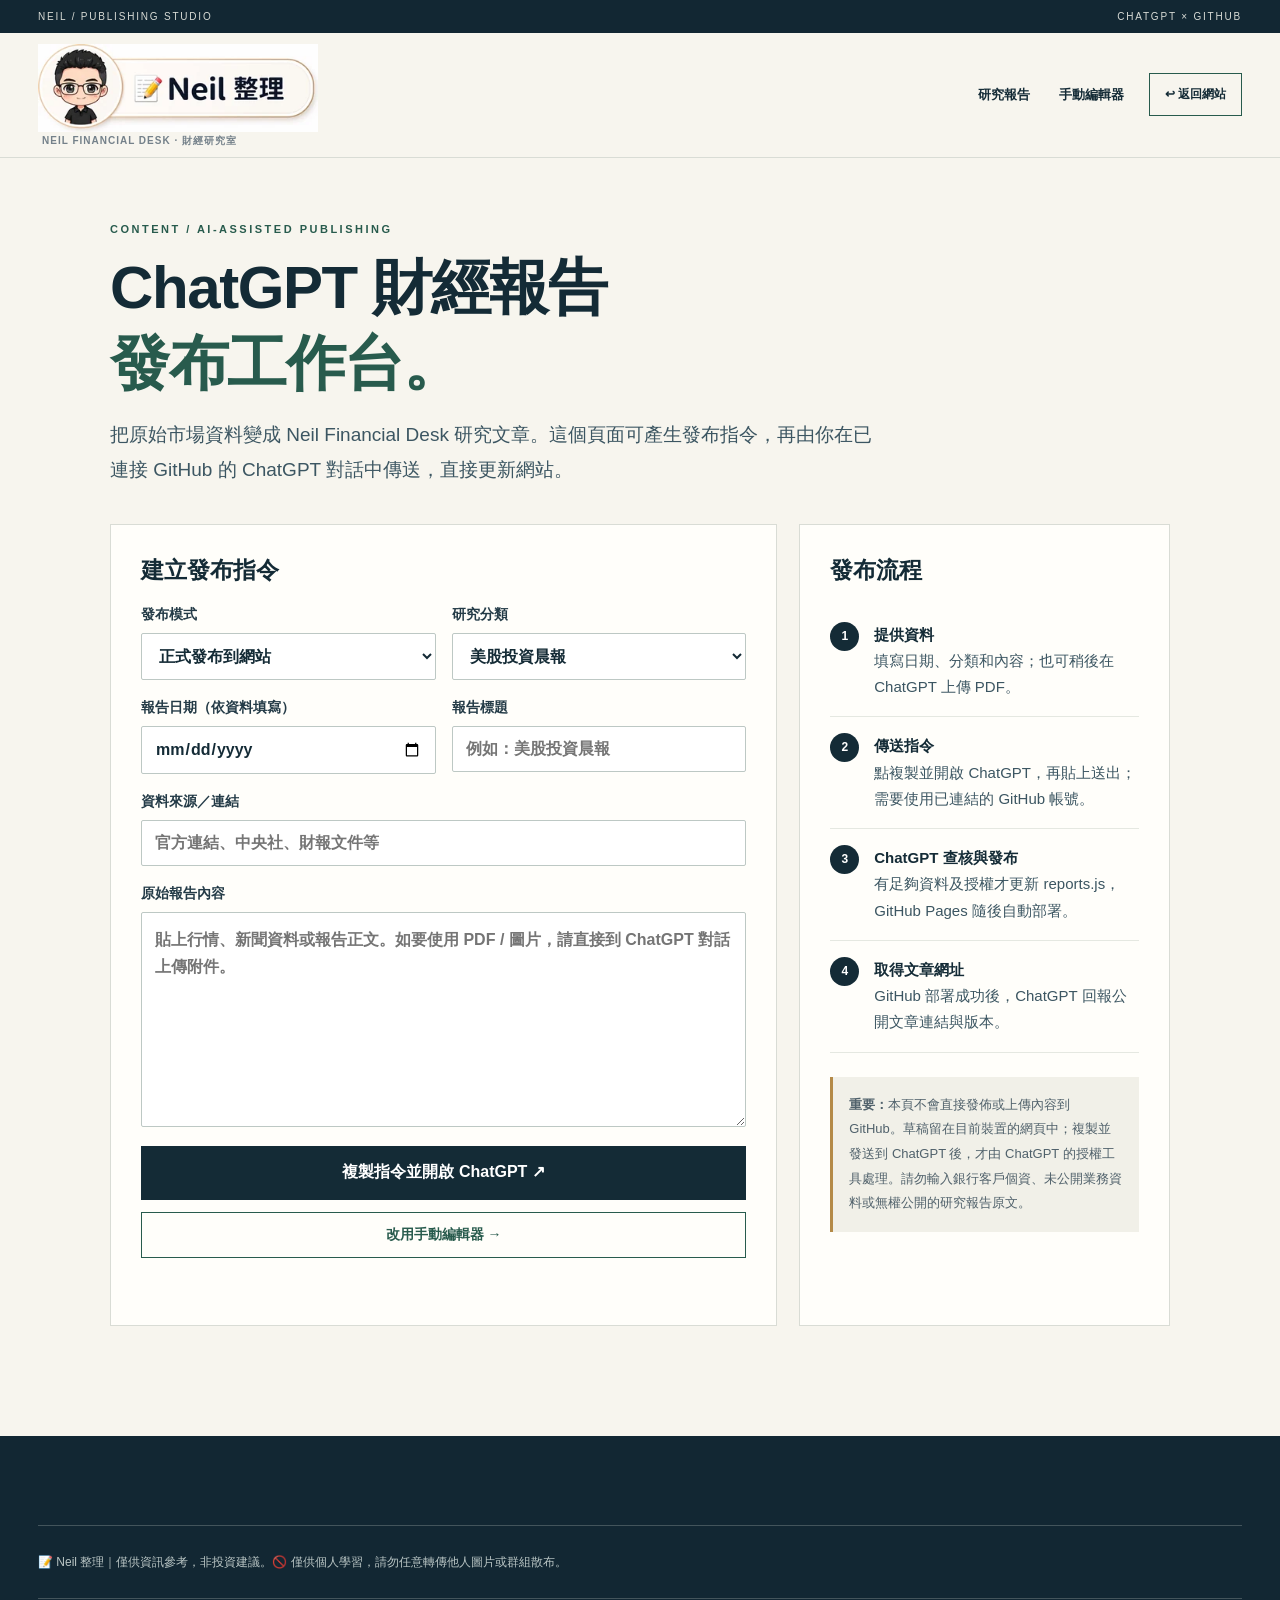
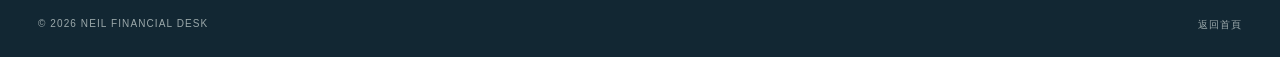
<file: publish.html>
<!doctype html>
<html lang="zh-Hant"><head><meta charset="utf-8"><meta name="viewport" content="width=device-width,initial-scale=1,viewport-fit=cover">
<meta name="theme-color" content="#f7f5ee"><meta name="robots" content="noindex">
<title>ChatGPT 發布工作台｜Neil Financial Desk</title><link rel="icon" href="favicon.svg?v=2" type="image/svg+xml"><link rel="stylesheet" href="styles.css">
<style>
.publish-layout{padding:65px 0 110px;max-width:1060px}
.publish-eyebrow{font-size:11px;letter-spacing:2.5px;font-weight:800;color:#285b4d}
.publish-title{font-size:clamp(35px,6vw,60px);line-height:1.27;letter-spacing:-1.4px;margin:15px 0}
.publish-intro{font-size:19px;line-height:1.85;color:#3c5662;max-width:770px}
.publish-grid{display:grid;grid-template-columns:minmax(0,1.35fr) minmax(255px,.75fr);gap:22px;margin-top:36px}
.publish-panel{background:#fffefa;border:1px solid #d9dcd5;padding:30px}
.publish-panel h2{font-size:23px;margin-bottom:20px}
.publish-field{display:block;margin-bottom:19px;font-weight:700;color:#243b47;font-size:14px}
.publish-field span{display:block;margin-bottom:9px}
.publish-field input,.publish-field select,.publish-field textarea{display:block;width:100%;padding:13px;border:1px solid #bdc8c4;background:#fff;min-width:0;font-size:16px;color:#142b36;border-radius:2px;font-family:inherit}
.publish-field textarea{min-height:215px;line-height:1.7;resize:vertical}
.publish-row{display:grid;grid-template-columns:1fr 1fr;gap:16px}
.publish-main-btn{display:block;width:100%;background:#142b36;color:#fff;padding:16px 22px;border:0;font-weight:800;font-size:16px;min-height:54px}
.publish-main-btn:hover{background:#285b4d}
.publish-secondary{display:block;text-align:center;margin-top:12px;border:1px solid #285b4d;padding:13px;color:#285b4d;font-size:14px;font-weight:800}
.publish-status{font-size:13px;line-height:1.6;color:#285b4d;min-height:25px;margin-top:12px}
.publish-step{display:flex;gap:15px;align-items:flex-start;padding:16px 0;border-bottom:1px solid #e5e8e1;color:#3c5662;line-height:1.75;font-size:15px}
.publish-step strong{display:block;color:#142b36}
.publish-num{background:#142b36;color:#fff;width:29px;height:29px;line-height:29px;flex:none;text-align:center;border-radius:50%;font-size:12px;font-weight:800}
.publish-privacy{padding:16px;background:#f1f0e8;font-size:13px;line-height:1.9;margin-top:24px;color:#50616b;border-left:3px solid #b48a48}
.publish-preview{display:none;white-space:pre-wrap;overflow-wrap:anywhere;line-height:1.6;background:#f1f3ef;padding:17px;border:1px solid #d9dcd5;font-size:12px;margin-top:15px;max-height:260px;overflow:auto}
@media(max-width:760px){.publish-layout{padding-top:35px}.publish-grid{grid-template-columns:1fr}.publish-panel{padding:20px}.publish-row{grid-template-columns:1fr;gap:0}.publish-intro{font-size:18px}}
</style></head>
<body><div class="topline"><div class="container topbar"><span>NEIL / PUBLISHING STUDIO</span><span class="topbar-date">CHATGPT × GITHUB</span></div></div>
<header class="site-header"><div class="container header-inner">
<a class="brand" href="index.html" aria-label="返回 Neil 財經研究室首頁"><img class="brand-logo" src="neil-logo.webp" alt="Neil 整理 Logo" width="360" height="113"><small class="brand-label">NEIL FINANCIAL DESK · 財經研究室</small></a>
<nav class="desktop-nav"><a href="index.html#reports">研究報告</a><a href="editor.html">手動編輯器</a></nav>
<a class="header-action" href="index.html">↩ 返回網站</a></div></header>
<main class="container publish-layout">
<div class="publish-eyebrow">CONTENT / AI-ASSISTED PUBLISHING</div>
<h1 class="publish-title">ChatGPT 財經報告<br><em style="font-style:normal;color:#285b4d">發布工作台。</em></h1>
<p class="publish-intro">把原始市場資料變成 Neil Financial Desk 研究文章。這個頁面可產生發布指令，再由你在已連接 GitHub 的 ChatGPT 對話中傳送，直接更新網站。</p>
<div class="publish-grid">
<section class="publish-panel" aria-label="產生發布訊息">
<h2>建立發布指令</h2>
<div class="publish-row"><label class="publish-field"><span>發布模式</span><select id="pub-mode"><option value="publish">正式發布到網站</option><option value="preview">僅產生預覽、不發布</option></select></label>
<label class="publish-field"><span>研究分類</span><select id="pub-category"><option value="market">美股投資晨報</option><option value="macro">全球總經</option><option value="rates">美債殖利率</option><option value="fx">匯率週報</option><option value="etf">ETF 投資研究</option><option value="earnings">FactSet／財報洞察</option></select></label></div>
<div class="publish-row"><label class="publish-field"><span>報告日期（依資料填寫）</span><input id="pub-date" type="date"></label>
<label class="publish-field"><span>報告標題</span><input id="pub-title" type="text" placeholder="例如：美股投資晨報"></label></div>
<label class="publish-field"><span>資料來源／連結</span><input id="pub-source" type="text" placeholder="官方連結、中央社、財報文件等"></label>
<label class="publish-field"><span>原始報告內容</span><textarea id="pub-content" placeholder="貼上行情、新聞資料或報告正文。如要使用 PDF / 圖片，請直接到 ChatGPT 對話上傳附件。"></textarea></label>
<button class="publish-main-btn" type="button" id="pub-copy">複製指令並開啟 ChatGPT ↗</button>
<a class="publish-secondary" href="editor.html">改用手動編輯器 →</a>
<div class="publish-status" id="pub-status" role="status" aria-live="polite"></div>
<pre class="publish-preview" id="pub-preview"></pre>
</section>
<aside class="publish-panel"><h2>發布流程</h2>
<div class="publish-step"><span class="publish-num">1</span><div><strong>提供資料</strong>填寫日期、分類和內容；也可稍後在 ChatGPT 上傳 PDF。</div></div>
<div class="publish-step"><span class="publish-num">2</span><div><strong>傳送指令</strong>點複製並開啟 ChatGPT，再貼上送出；需要使用已連結的 GitHub 帳號。</div></div>
<div class="publish-step"><span class="publish-num">3</span><div><strong>ChatGPT 查核與發布</strong>有足夠資料及授權才更新 reports.js，GitHub Pages 隨後自動部署。</div></div>
<div class="publish-step"><span class="publish-num">4</span><div><strong>取得文章網址</strong>GitHub 部署成功後，ChatGPT 回報公開文章連結與版本。</div></div>
<div class="publish-privacy"><strong>重要：</strong>本頁不會直接發佈或上傳內容到 GitHub。草稿留在目前裝置的網頁中；複製並發送到 ChatGPT 後，才由 ChatGPT 的授權工具處理。請勿輸入銀行客戶個資、未公開業務資料或無權公開的研究報告原文。</div></aside>
</div>
</main>
<footer class="footer"><div class="container"><div class="footer-disclaimer">📝 Neil 整理｜僅供資訊參考，非投資建議。🚫 僅供個人學習，請勿任意轉傳他人圖片或群組散布。</div><div class="footer-lower"><span>© 2026 NEIL FINANCIAL DESK</span><span><a href="index.html">返回首頁</a></span></div></div></footer>
<script>
(function(){
"use strict";
function el(x){return document.getElementById(x)}
function val(x){return el(x).value.trim()}
var status=el("pub-status"),preview=el("pub-preview");
function command(){
var mode=val("pub-mode")==="preview"?"僅預覽，不要修改 GitHub":"正式發布到公開網站（請在查核與安全檢查後直接更新 GitHub）";
return [
"Neil Financial Desk｜ChatGPT 財經報告發布",
"執行模式："+mode,
"GitHub 儲存庫：hsliu66-ctrl/neil-finance",
"網站：https://hsliu66-ctrl.github.io/neil-finance/",
"報告類別："+el("pub-category").selectedOptions[0].textContent,
"報告日期："+(val("pub-date")||"請依提供的資料判定，不可猜測"),
"文章標題："+(val("pub-title")||"請從資料擬定適合的標題"),
"資料來源："+(val("pub-source")||"請從原始資料找出可核對的來源；不可編造連結"),
"",
"請將以下內容整理為繁體中文財經研究文章，保留關鍵數字、Neil 觀點、來源與日期。只在核實資料、日期及公開權利後將文章新增到 main/reports.js，保留其他文章，不編造數字，不公開未授權資料或客戶資訊。若不完整，先告知問題且不要把草稿當作正式報告。核對 GitHub Pages 部署狀態，只有成功後才回覆已上線。若本次是僅預覽模式，絕對不要寫入 GitHub。",
"",
"原始資料：",
val("pub-content")||"（我會在 ChatGPT 對話中另外提供／上傳原始資料，若未提供請先等我）"
].join("\n");
}
el("pub-copy").addEventListener("click",async function(){
var t=command();
preview.textContent=t;preview.style.display="block";
try{
if(!navigator.clipboard||!navigator.clipboard.writeText)throw Error("clipboard unavailable");
await navigator.clipboard.writeText(t);
status.textContent="已複製發布指令。正在開啟 ChatGPT；請貼上後傳送。";
window.location.assign("https://chatgpt.com/");
}catch(e){
status.textContent="Safari 未允許自動複製。請長按下方指令選取複製，再自行開啟 chatgpt.com。";
}
});
})();
</script></body></html>
</file>
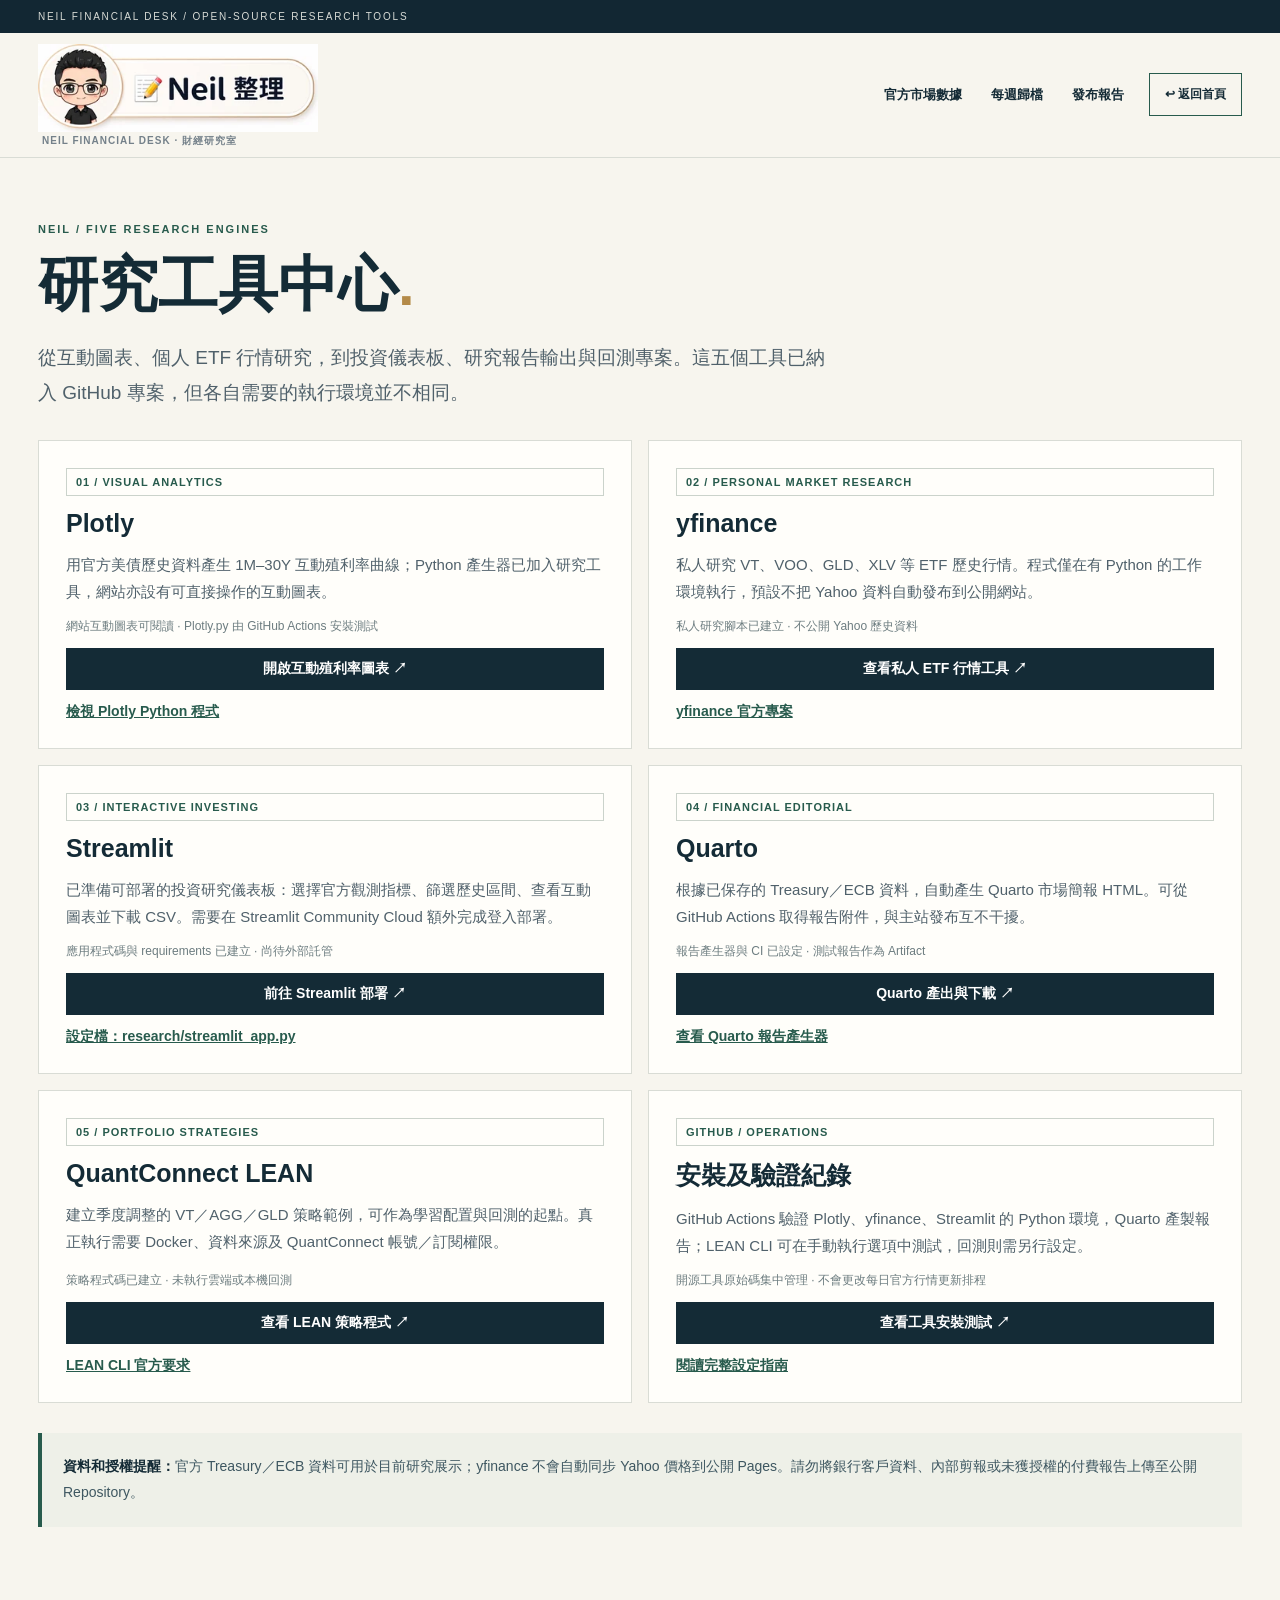
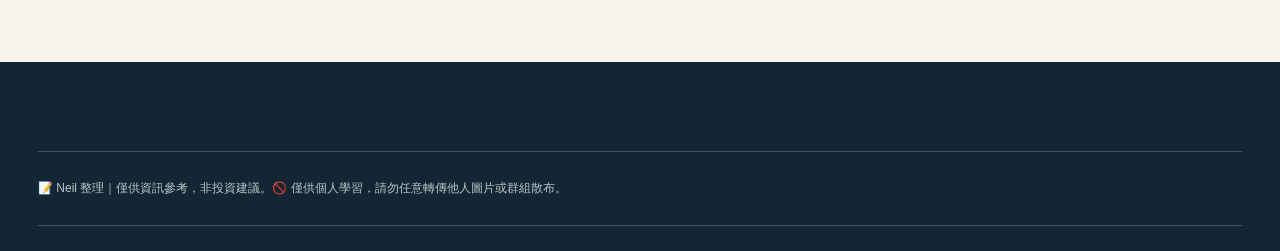
<file: research-lab.html>
<!doctype html>
<html lang="zh-Hant"><head><meta charset="utf-8"><meta name="viewport" content="width=device-width,initial-scale=1">
<title>Neil Research Lab｜五大研究工具</title><meta name="theme-color" content="#f7f5ee">
<link rel="icon" href="favicon.svg?v=2" type="image/svg+xml"><link rel="stylesheet" href="styles.css">
<style>
.tools-wrap{padding:65px 0 105px}.tools-eyebrow{font-size:11px;color:#285b4d;font-weight:800;letter-spacing:2px}
.tools-wrap h1{font-size:clamp(36px,5vw,60px);line-height:1.25;margin:12px 0 18px}
.tools-lead{color:#50616b;font-size:19px;line-height:1.85;max-width:800px}
.tools-grid{display:grid;grid-template-columns:repeat(2,minmax(0,1fr));gap:16px;margin-top:30px}
.tool-card{border:1px solid #d9dcd5;background:#fffefa;padding:27px;display:flex;flex-direction:column;gap:13px}
.tool-card h2{font-size:25px;margin:0}.tool-card p{color:#50616b;line-height:1.8;font-size:15px;margin:0;flex:1}
.tool-card .tag{font-size:11px;font-weight:800;letter-spacing:1px;color:#285b4d}
.tool-card .status{font-size:12px;color:#6d7d80}
.tool-card a{font-size:14px;color:#285b4d;text-decoration:underline;font-weight:700}
.tool-card a.primary{background:#142b36;text-decoration:none;color:white;padding:12px 14px;text-align:center}
.tools-note{margin:30px 0;background:#eef0e8;border-left:4px solid #285b4d;padding:21px;color:#3e5761;font-size:14px;line-height:1.85}
.tools-note strong{color:#142b36}
@media(max-width:760px){.tools-wrap{padding:35px 0 70px}.tools-grid{grid-template-columns:1fr}.tool-card{padding:20px}.tools-lead{font-size:18px}}
</style></head><body>
<div class="topline"><div class="container topbar">NEIL FINANCIAL DESK / OPEN-SOURCE RESEARCH TOOLS</div></div>
<header class="site-header"><div class="container header-inner"><a class="brand" href="index.html"><img class="brand-logo" src="neil-logo.webp" alt="Neil 整理 Logo"><small class="brand-label">NEIL FINANCIAL DESK · 財經研究室</small></a>
<nav class="desktop-nav"><a href="market.html">官方市場數據</a><a href="archive.html">每週歸檔</a><a href="publish.html">發布報告</a></nav><a class="header-action" href="index.html">↩ 返回首頁</a></div></header>
<main class="container tools-wrap">
<div class="tools-eyebrow">NEIL / FIVE RESEARCH ENGINES</div>
<h1>研究工具中心<span style="color:#b48a48">.</span></h1>
<p class="tools-lead">從互動圖表、個人 ETF 行情研究，到投資儀表板、研究報告輸出與回測專案。這五個工具已納入 GitHub 專案，但各自需要的執行環境並不相同。</p>
<div class="tools-grid">
<article class="tool-card">
<div class="tag">01 / VISUAL ANALYTICS</div><h2>Plotly</h2><p>用官方美債歷史資料產生 1M–30Y 互動殖利率曲線；Python 產生器已加入研究工具，網站亦設有可直接操作的互動圖表。</p>
<div class="status">網站互動圖表可閱讀 · Plotly.py 由 GitHub Actions 安裝測試</div>
<a class="primary" href="research-plotly.html">開啟互動殖利率圖表 ↗</a>
<a href="https://github.com/hsliu66-ctrl/neil-finance/blob/main/research/plotly_chart.py">檢視 Plotly Python 程式</a></article>
<article class="tool-card">
<div class="tag">02 / PERSONAL MARKET RESEARCH</div><h2>yfinance</h2><p>私人研究 VT、VOO、GLD、XLV 等 ETF 歷史行情。程式僅在有 Python 的工作環境執行，預設不把 Yahoo 資料自動發布到公開網站。</p>
<div class="status">私人研究腳本已建立 · 不公開 Yahoo 歷史資料</div>
<a class="primary" href="https://github.com/hsliu66-ctrl/neil-finance/blob/main/research/private_yfinance.py">查看私人 ETF 行情工具 ↗</a>
<a href="https://github.com/ranaroussi/yfinance">yfinance 官方專案</a></article>
<article class="tool-card">
<div class="tag">03 / INTERACTIVE INVESTING</div><h2>Streamlit</h2><p>已準備可部署的投資研究儀表板：選擇官方觀測指標、篩選歷史區間、查看互動圖表並下載 CSV。需要在 Streamlit Community Cloud 額外完成登入部署。</p>
<div class="status">應用程式碼與 requirements 已建立 · 尚待外部託管</div>
<a class="primary" href="https://share.streamlit.io/">前往 Streamlit 部署 ↗</a>
<a href="https://github.com/hsliu66-ctrl/neil-finance/blob/main/research/streamlit_app.py">設定檔：research/streamlit_app.py</a></article>
<article class="tool-card">
<div class="tag">04 / FINANCIAL EDITORIAL</div><h2>Quarto</h2><p>根據已保存的 Treasury／ECB 資料，自動產生 Quarto 市場簡報 HTML。可從 GitHub Actions 取得報告附件，與主站發布互不干擾。</p>
<div class="status">報告產生器與 CI 已設定 · 測試報告作為 Artifact</div>
<a class="primary" href="https://github.com/hsliu66-ctrl/neil-finance/actions/workflows/neil-research-tools.yml">Quarto 產出與下載 ↗</a>
<a href="https://github.com/hsliu66-ctrl/neil-finance/blob/main/research/make_quarto.py">查看 Quarto 報告產生器</a></article>
<article class="tool-card">
<div class="tag">05 / PORTFOLIO STRATEGIES</div><h2>QuantConnect LEAN</h2><p>建立季度調整的 VT／AGG／GLD 策略範例，可作為學習配置與回測的起點。真正執行需要 Docker、資料來源及 QuantConnect 帳號／訂閱權限。</p>
<div class="status">策略程式碼已建立 · 未執行雲端或本機回測</div>
<a class="primary" href="https://github.com/hsliu66-ctrl/neil-finance/blob/main/research/lean/NeilETFStrategy/main.py">查看 LEAN 策略程式 ↗</a>
<a href="https://www.quantconnect.com/docs/v2/lean-cli/installation/installing-lean-cli">LEAN CLI 官方要求</a></article>
<article class="tool-card">
<div class="tag">GITHUB / OPERATIONS</div><h2>安裝及驗證紀錄</h2><p>GitHub Actions 驗證 Plotly、yfinance、Streamlit 的 Python 環境，Quarto 產製報告；LEAN CLI 可在手動執行選項中測試，回測則需另行設定。</p>
<div class="status">開源工具原始碼集中管理 · 不會更改每日官方行情更新排程</div>
<a class="primary" href="https://github.com/hsliu66-ctrl/neil-finance/actions/workflows/neil-research-tools.yml">查看工具安裝測試 ↗</a>
<a href="https://github.com/hsliu66-ctrl/neil-finance/blob/main/research/README.md">閱讀完整設定指南</a></article>
</div>
<div class="tools-note"><strong>資料和授權提醒：</strong>官方 Treasury／ECB 資料可用於目前研究展示；yfinance 不會自動同步 Yahoo 價格到公開 Pages。請勿將銀行客戶資料、內部剪報或未獲授權的付費報告上傳至公開 Repository。</div>
</main>
<footer class="footer"><div class="container"><div class="footer-disclaimer">📝 Neil 整理｜僅供資訊參考，非投資建議。🚫 僅供個人學習，請勿任意轉傳他人圖片或群組散布。</div></div></footer>
</body></html>
</file>
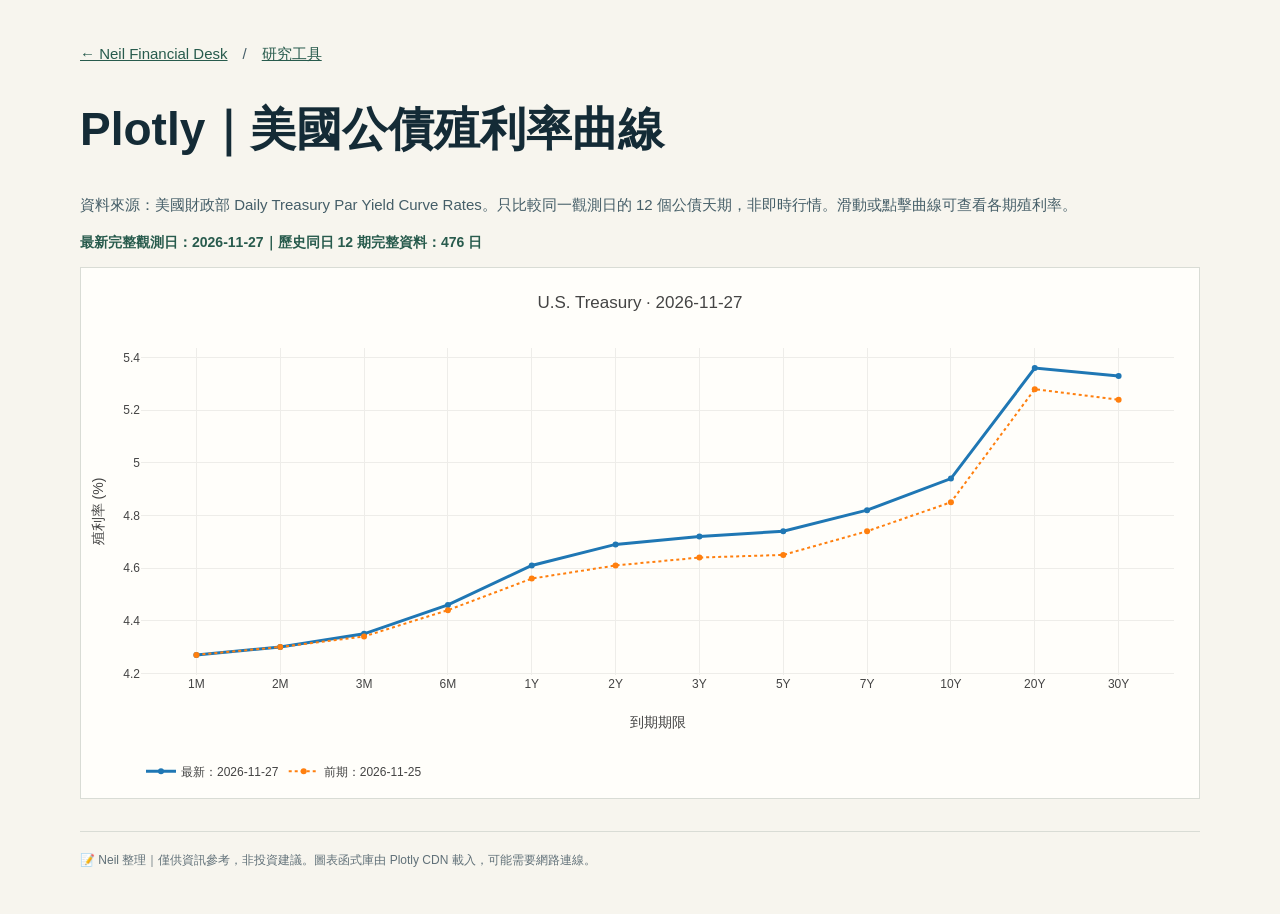
<file: research-plotly.html>
<!doctype html>
<html lang="zh-Hant"><head><meta charset="utf-8"><meta name="viewport" content="width=device-width,initial-scale=1">
<title>Plotly 美債殖利率互動圖｜Neil Financial Desk</title>
<link rel="icon" href="favicon.svg?v=2" type="image/svg+xml">
<script src="https://cdn.plot.ly/plotly-2.35.2.min.js" defer></script>
<style>body{margin:0;background:#f7f5ee;color:#142b36;font-family:-apple-system,BlinkMacSystemFont,"Noto Sans TC",sans-serif}main{max-width:1120px;margin:0 auto;padding:25px}a{color:#285b4d}h1{font-size:clamp(28px,5vw,46px)}p{line-height:1.85;color:#455e68;font-size:15px}.chart{background:#fffefa;min-height:530px;border:1px solid #d9dcd5}.status{font-size:14px;color:#285b4d;font-weight:700;margin:15px 0}footer{margin-top:32px;padding:20px 0;border-top:1px solid #d9dcd5;font-size:12px;color:#607078}@media(max-width:740px){main{padding:16px}.chart{min-height:440px}}</style></head>
<body><main><p><a href="index.html">← Neil Financial Desk</a>　/　<a href="research-lab.html">研究工具</a></p>
<h1>Plotly｜美國公債殖利率曲線</h1>
<p>資料來源：美國財政部 Daily Treasury Par Yield Curve Rates。只比較同一觀測日的 12 個公債天期，非即時行情。滑動或點擊曲線可查看各期殖利率。</p>
<div class="status" id="status">載入歷史資料中…</div><div class="chart" id="chart"></div>
<footer>📝 Neil 整理｜僅供資訊參考，非投資建議。圖表函式庫由 Plotly CDN 載入，可能需要網路連線。</footer>
</main><script>
window.addEventListener("load",async function(){
 const tenors=["1M","2M","3M","6M","1Y","2Y","3Y","5Y","7Y","10Y","20Y","30Y"];
 const status=document.getElementById("status"),box=document.getElementById("chart");
 try {
  const response=await fetch("data/history.json",{cache:"no-store"});
  if(!response.ok)throw Error("無法讀取 GitHub 歷史資料");
  const history=(await response.json()).series||{};
  const byTenor={};
  for (const t of tenors){
   byTenor[t]=new Map((history["UST_"+t]||[]).map(x=>[String(x.date),Number(x.value)]).filter(x=>Number.isFinite(x[1])));
  }
  const first=byTenor[tenors[0]];
  const shared=[...first.keys()].filter(day=>tenors.every(t=>byTenor[t].has(day))).sort();
  if(!shared.length){status.textContent="尚無 12 期同日完整官方資料。";box.textContent="請等待官方資料更新";return;}
  const last=shared[shared.length-1],prev=shared.length>=2?shared[shared.length-2]:null;
  const mk=(day,name)=>({x:tenors,y:tenors.map(t=>byTenor[t].get(day)),type:"scatter",mode:"lines+markers",name:name+"："+day,hovertemplate:"%{x}　%{y:.3f}%<extra></extra>",line:{width:3}});
  if(typeof Plotly==="undefined")throw Error("無法載入 Plotly 圖表函式庫");
  const traces=[mk(last,"最新")];
  if(prev){const p=mk(prev,"前期");p.line.dash="dot";p.line.width=2;traces.push(p);}
  await Plotly.newPlot(box,traces,{title:"U.S. Treasury · "+last,xaxis:{title:"到期期限"},yaxis:{title:"殖利率 (%)"},margin:{l:60,r:25,b:90,t:80},legend:{orientation:"h",y:-.25},paper_bgcolor:"#fffefa",plot_bgcolor:"#fffefa",font:{family:"Arial, Noto Sans TC, sans-serif"},hovermode:"x unified",responsive:true},{responsive:true,displaylogo:false});
  status.textContent="最新完整觀測日："+last+"｜歷史同日 12 期完整資料："+shared.length+" 日";
 }catch(e){status.textContent="圖表載入失敗："+e.message;box.textContent="資料尚不可用，請稍後重新整理。";}
});
</script></body></html>
</file>
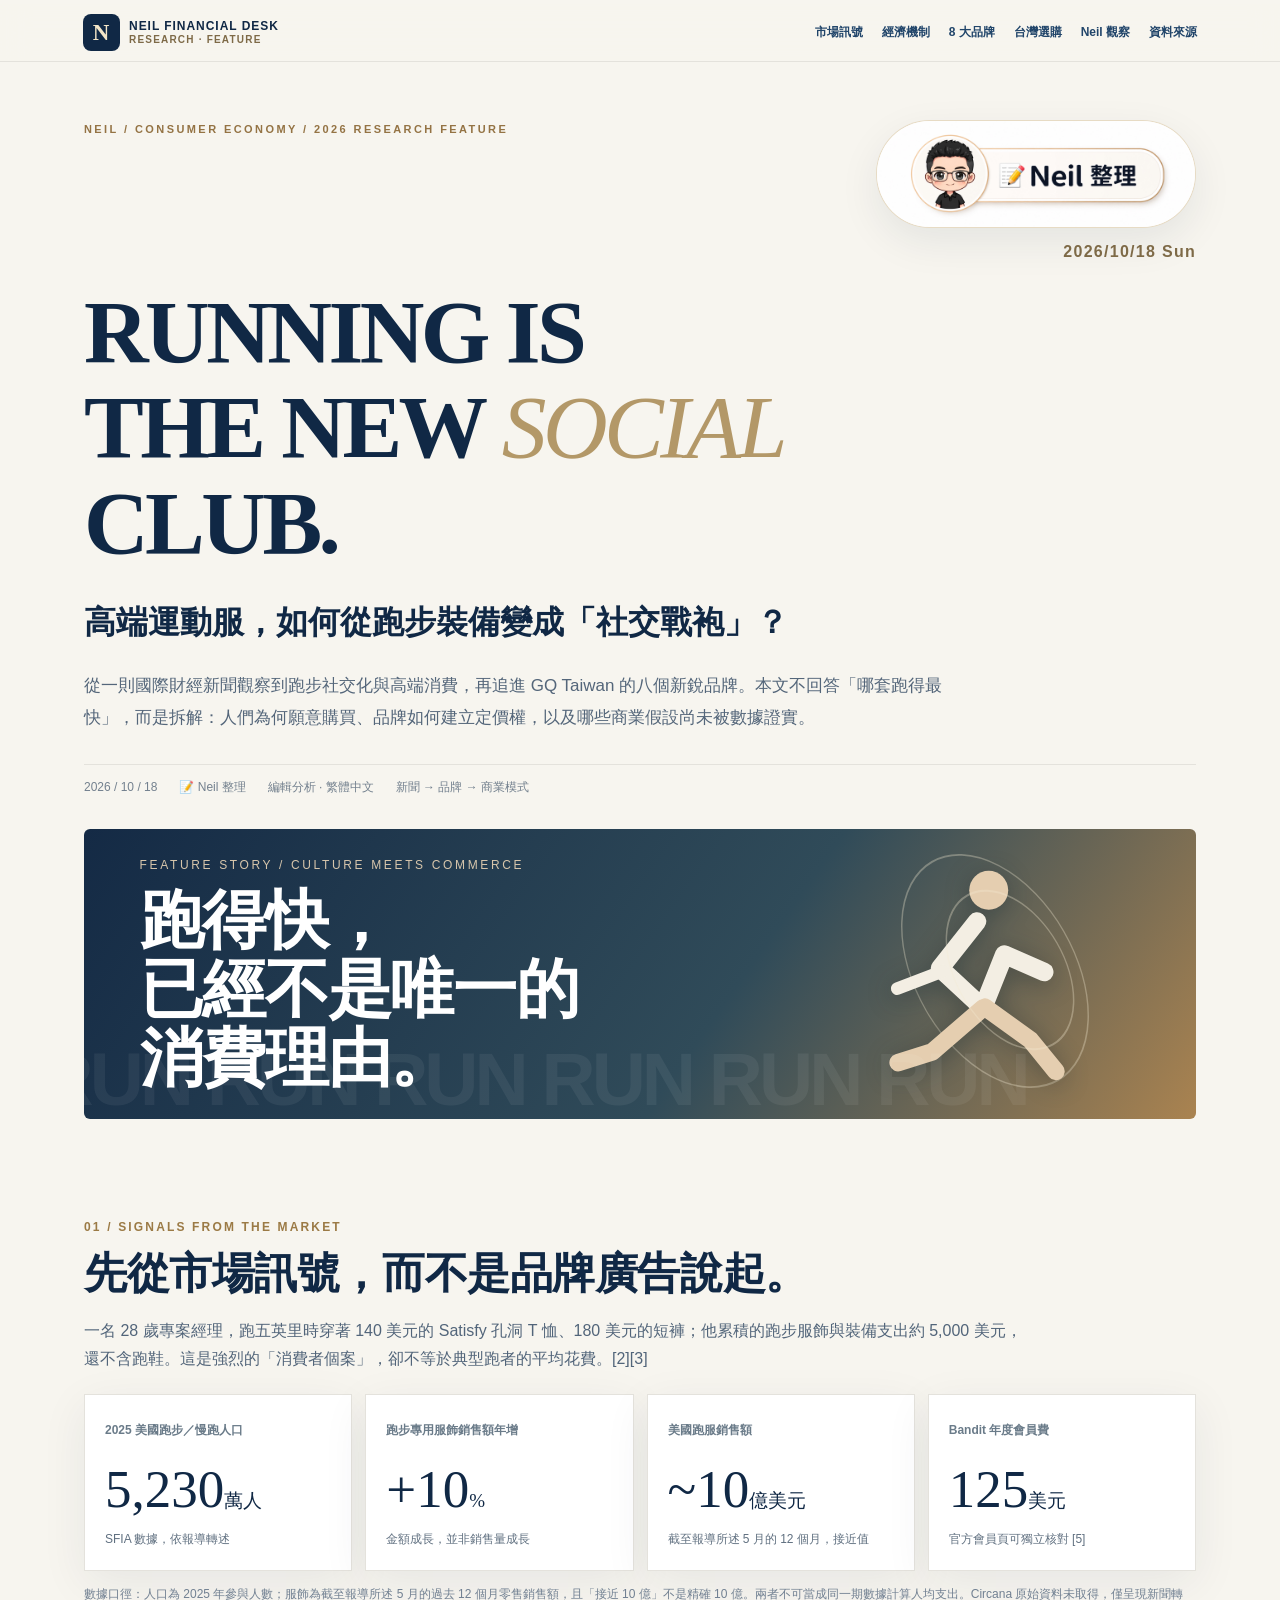
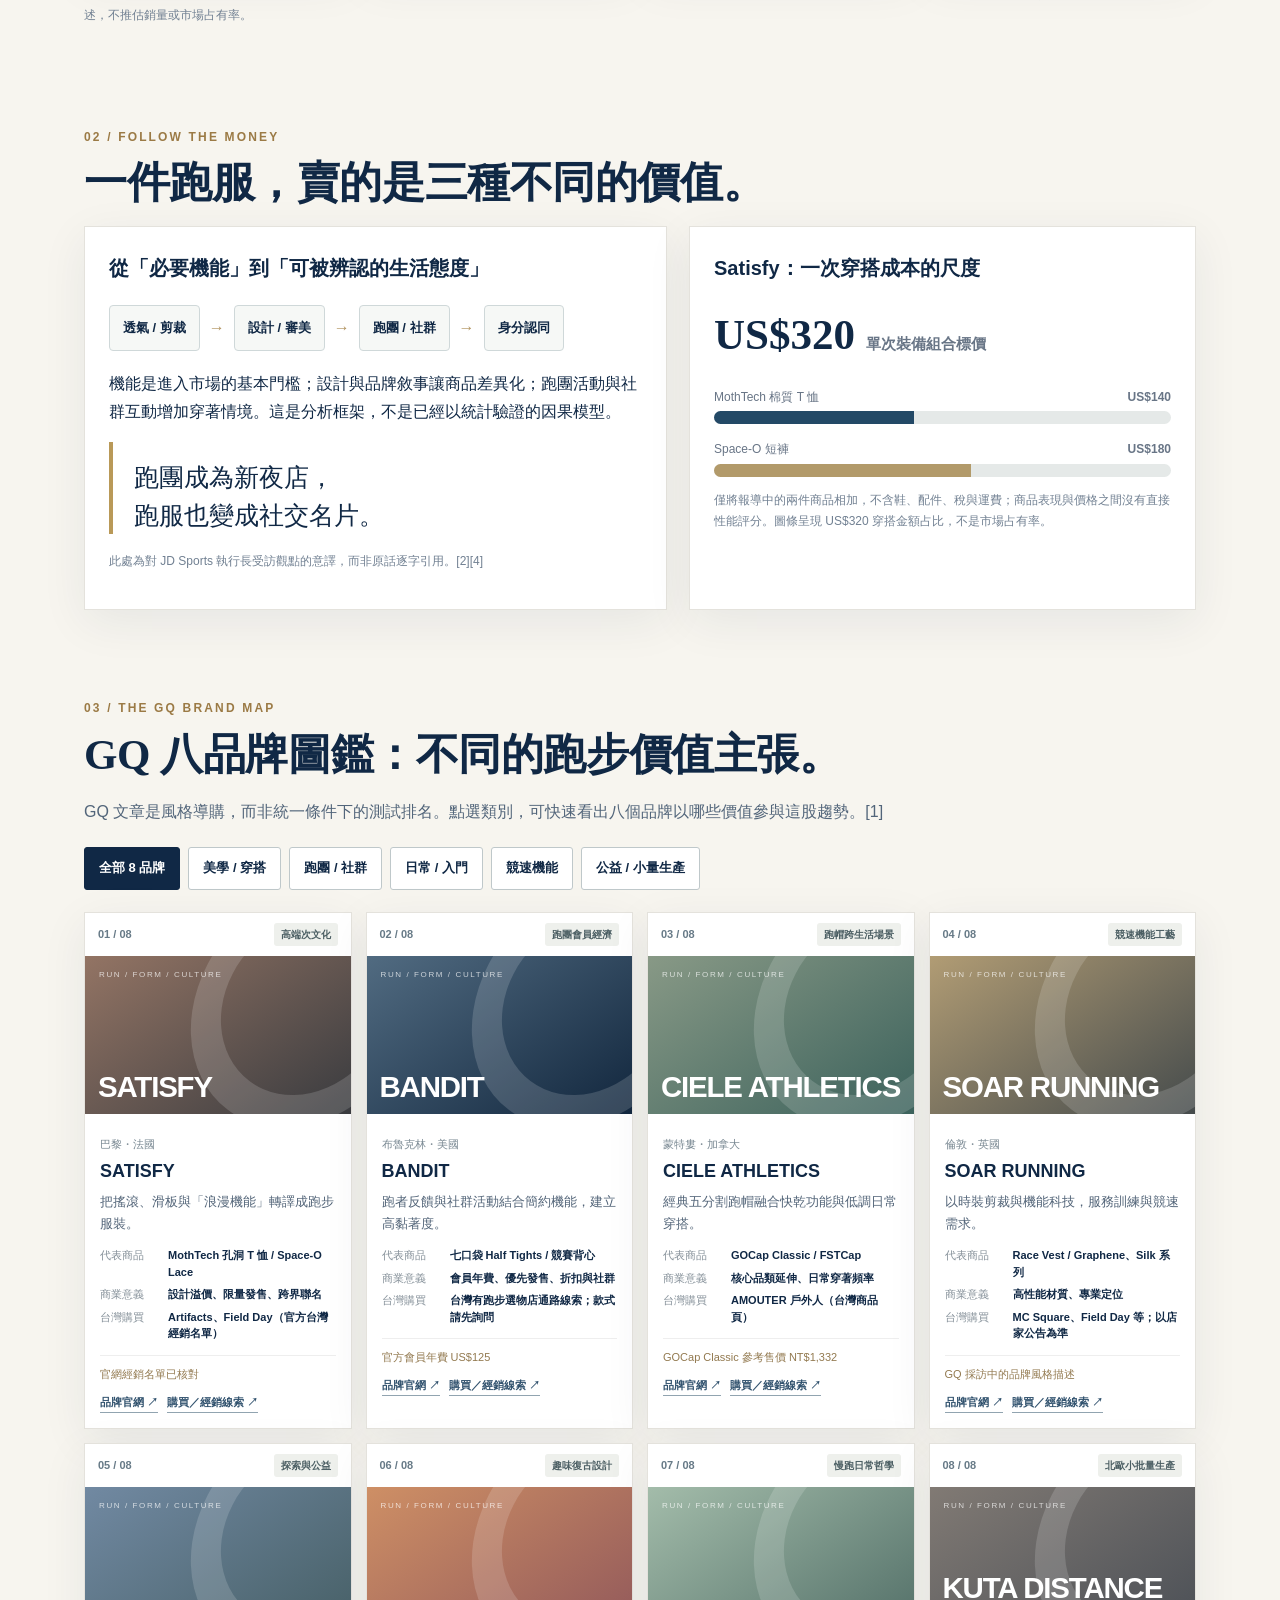
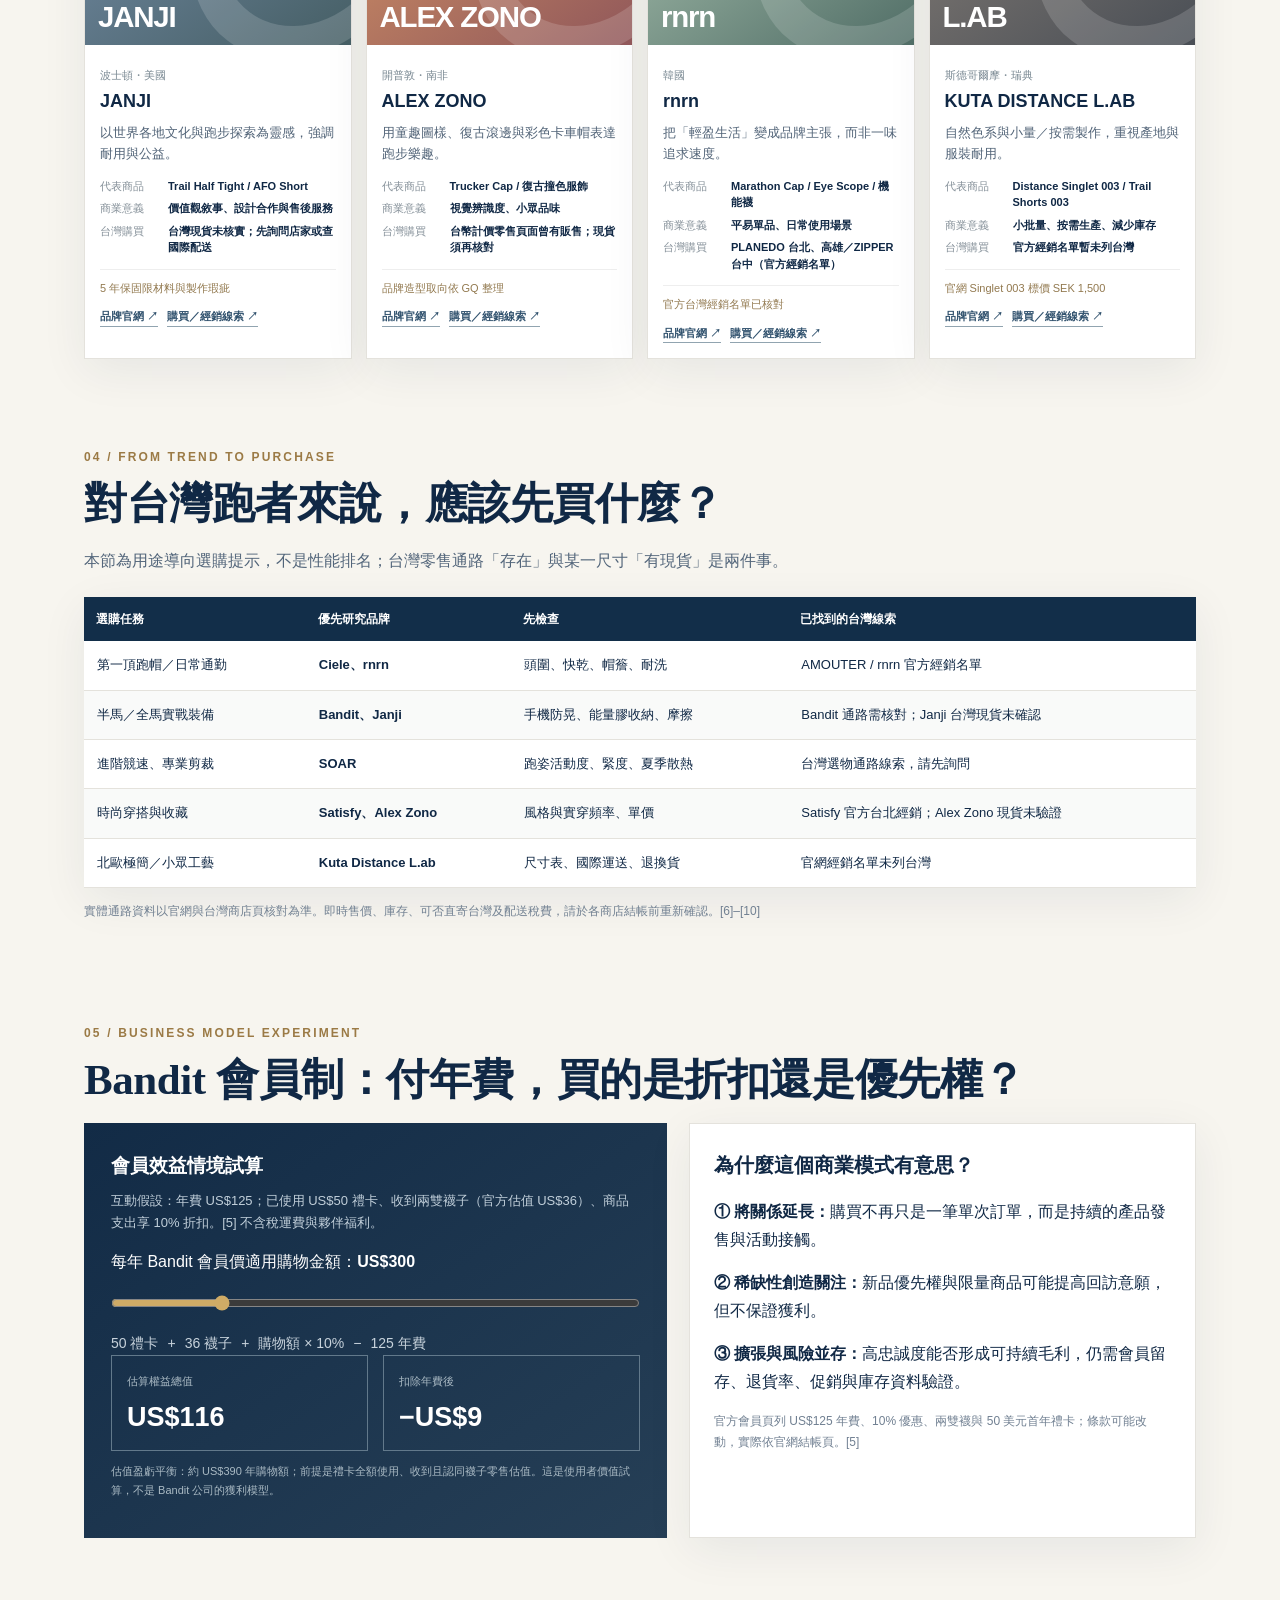
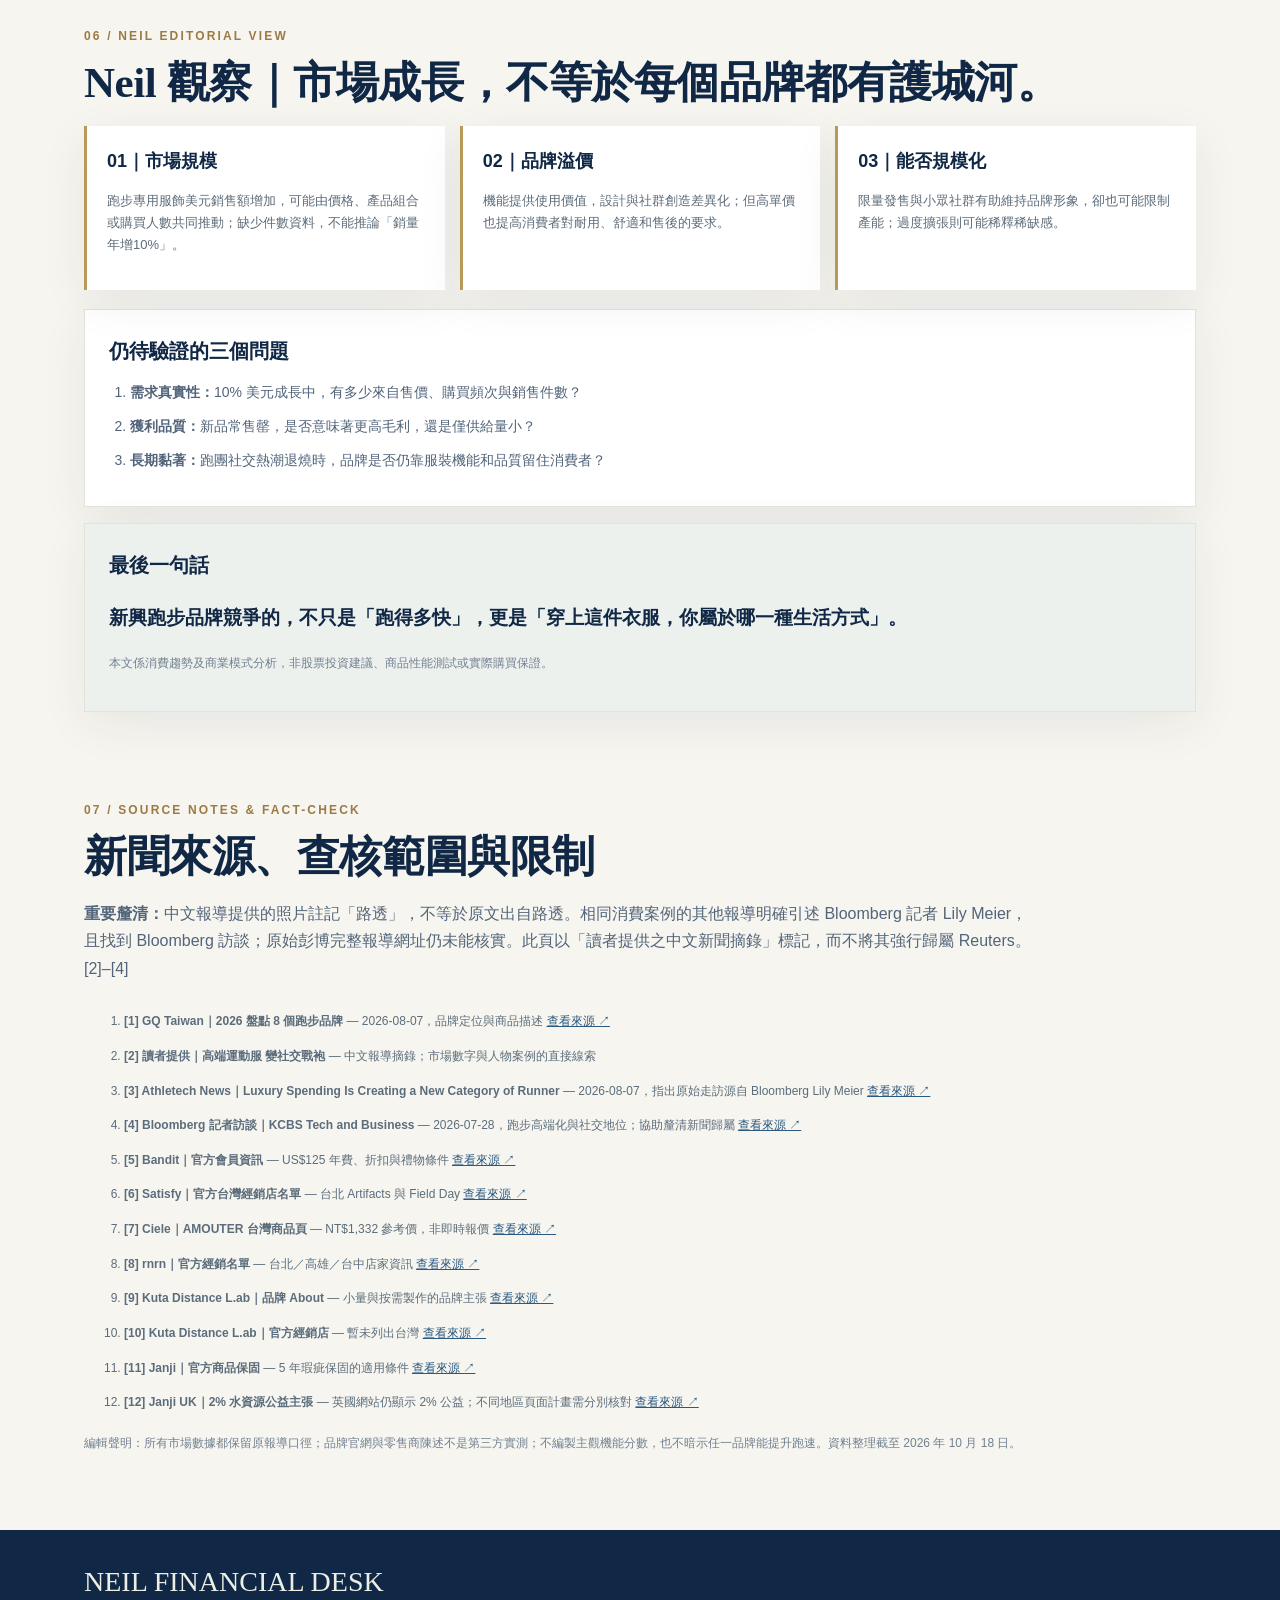
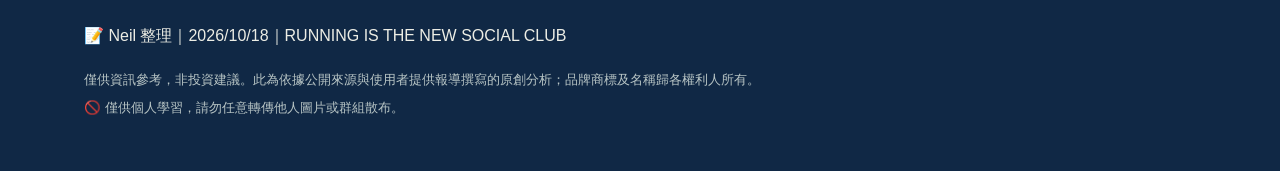
<file: assets/running-social-club-2026.html>
<!DOCTYPE html><html lang="zh-Hant"><head><meta charset="utf-8"><meta name="viewport" content="width=device-width,initial-scale=1"><meta name="description" content="以市場新聞串接GQ八品牌的2026跑步時尚社交經濟深度分析。"><title>RUNNING IS THE NEW SOCIAL CLUB | Neil Financial Desk</title>
<style>
:root{--paper:#f7f5ef;--white:#fff;--navy:#102845;--navylight:#21456a;--gold:#b99958;--line:#e4e2dc;--dim:#687586;--mint:#dbe7e0;--coral:#c77969;--shadow:0 12px 44px rgba(16,40,69,.07)}*{box-sizing:border-box}html{scroll-behavior:smooth}body{margin:0;background:var(--paper);color:var(--navy);font-family:-apple-system,BlinkMacSystemFont,'Noto Sans TC','PingFang TC','Microsoft JhengHei',sans-serif;line-height:1.72}a{color:inherit}button,input{font:inherit}button{cursor:pointer}button:focus-visible,a:focus-visible{outline:3px solid var(--gold);outline-offset:3px}::selection{background:#e4d5a9}#progress{height:4px;position:fixed;left:0;top:0;width:0;background:var(--gold);z-index:999}.nav{position:sticky;top:4px;z-index:10;background:rgba(247,245,239,.94);border-bottom:1px solid var(--line);backdrop-filter:blur(14px)}.navinner{max-width:1160px;margin:auto;display:flex;align-items:center;gap:14px;justify-content:space-between;padding:10px 23px}.logo{display:flex;align-items:center;gap:9px;font-size:12px;font-weight:900;letter-spacing:.08em}.logo .seal{display:flex;align-items:center;justify-content:center;width:37px;height:37px;background:var(--navy);border-radius:8px;color:#f4e6c8;font-family:Georgia;font-size:23px;font-weight:bold}.brandmark{display:flex;flex-direction:column;line-height:1.2}.brandmark small{font-size:10px;letter-spacing:.12em;color:#7e6a47;font-weight:800}.navlinks{display:flex;gap:19px;flex-wrap:wrap}.navlinks a{text-decoration:none;font-size:12px;font-weight:700;color:var(--navylight)}.navlinks a:hover{text-decoration:underline}.wrapper{max-width:1160px;margin:auto;padding:0 24px}.hero{padding:62px 0 38px}.hero-topbar{display:flex;justify-content:space-between;align-items:flex-start;gap:24px;margin-bottom:8px}.topbar-left{flex:1;min-width:0}.hero-stamp{flex:0 0 auto;display:flex;flex-direction:column;align-items:flex-end;text-align:right}.hero-stamp img{display:block;width:min(100%,360px);height:auto;border-radius:999px;border:1px solid rgba(185,153,88,.35);box-shadow:0 14px 40px rgba(16,40,69,.08);background:#fff}.hero-stamp .date{margin-top:10px;font-size:16px;font-weight:800;letter-spacing:.08em;color:#7e6a47}.eyebrow{font-size:11px;font-weight:800;letter-spacing:.22em;color:#947344;text-transform:uppercase}.hero h1{font-family:Georgia,'Noto Serif TC',serif;max-width:1000px;font-weight:900;font-size:clamp(45px,7vw,92px);letter-spacing:-.04em;line-height:1.07;margin:18px 0 24px}.hero h1 em{font-weight:400;color:#b39868;font-style:italic}.headline{font-size:clamp(22px,3vw,32px);font-weight:800;margin:0 0 20px}.dek{max-width:860px;color:#54667a;font-size:17px;line-height:1.9}.meta{margin-top:29px;border-top:1px solid var(--line);padding-top:12px;color:#73808e;display:flex;gap:22px;flex-wrap:wrap;font-size:12px}.hero-cover{margin:32px 0 0;min-height:290px;border-radius:6px;overflow:hidden;background:linear-gradient(125deg,#142a45,#304b59 58%,#aa8350);position:relative;display:grid;grid-template-columns:1.5fr 1fr;align-items:center;padding:26px 5%;color:#fff}.hero-cover::after{content:'RUN  RUN  RUN  RUN  RUN  RUN';position:absolute;bottom:-25px;left:-4%;font-weight:900;font-size:75px;white-space:nowrap;letter-spacing:-4px;opacity:.06}.hero-cover strong{font-family:Georgia;font-size:clamp(32px,5vw,67px);letter-spacing:-.02em;line-height:1.08;position:relative;z-index:1}.hero-cover small{display:block;font-size:12px;letter-spacing:.22em;color:#d7c6ac;margin-bottom:10px}.track{height:224px;position:relative;isolation:isolate}.track::before,.track::after{content:'';position:absolute;border:2px solid rgba(243,232,210,.33);border-radius:50%;width:250px;height:250px;right:18px;top:-18px;transform:rotate(-30deg) scaleX(.63)}.track::after{width:170px;height:170px;right:43px;top:21px}.track svg{position:absolute;right:5%;width:73%;height:100%;filter:drop-shadow(0 4px 12px #091d2a55)}section{scroll-margin-top:86px;padding:55px 0 28px}.section-label{font-size:12px;color:#9b7a45;font-weight:900;letter-spacing:.18em}.sectiontitle{margin:7px 0 16px;font-family:Georgia,'Noto Serif TC',serif;font-size:clamp(28px,4vw,43px);line-height:1.26;letter-spacing:-.01em}.intro{font-size:16px;color:#52657a;max-width:950px;margin-bottom:22px}.kpi-grid{display:grid;grid-template-columns:repeat(4,1fr);gap:13px}.kpi{padding:20px;background:#fff;border:1px solid var(--line);box-shadow:var(--shadow);min-height:164px}.kpi small{font-size:12px;color:#6a7b89;font-weight:700}.kpi .num{display:block;font-family:Georgia;font-size:clamp(33px,4.3vw,53px);line-height:1.2;color:var(--navy);margin:15px 0 8px;white-space:nowrap}.kpi .num span{font-size:19px;font-family:inherit}.kpi p{margin:0;color:#607080;font-size:12px}.paper-note{font-size:12px;color:#718092;margin:13px 0;line-height:1.75}.twocol{display:grid;grid-template-columns:1.15fr 1fr;gap:22px}.panel{background:white;border:1px solid var(--line);padding:24px;box-shadow:var(--shadow)}.panel h3{font-size:20px;margin:0 0 12px}.chain{display:flex;flex-wrap:wrap;gap:9px;align-items:center;margin:19px 0}.chain .step{border:1px solid #cfd8d9;background:#f6f8f6;padding:11px 13px;border-radius:4px;font-size:13px;font-weight:800}.chain .arr{color:#b29461;font-weight:bold}.bigq{padding:17px 0 0 21px;border-left:4px solid var(--gold);font-family:Georgia,'Noto Serif TC',serif;font-size:25px;line-height:1.5;margin:17px 0}.barinfo{font-size:12px;color:var(--dim);display:flex;justify-content:space-between;margin:15px 0 4px}.barbg{background:#e5e9e8;height:13px;overflow:hidden;border-radius:20px}.barfill{height:100%;width:0;background:#234966;transition:width 1s cubic-bezier(.2,.8,.2,1)}.barfill.gold{background:#b29a6a}.stat-combo{font-size:43px;font-family:Georgia;font-weight:bold;margin:8px 0}.stat-combo span{font-size:15px;font-family:inherit;color:var(--dim)}.btn{background:#fff;border:1px solid #bfc8ca;color:var(--navy);padding:9px 14px;border-radius:3px;font-size:13px;font-weight:700;transition:.15s}.btn.active,.btn:hover{background:var(--navy);color:#fff;border-color:var(--navy)}.filters{display:flex;gap:8px;flex-wrap:wrap;margin:0 0 22px}.brands{display:grid;grid-template-columns:repeat(4,1fr);gap:14px}.brandcard{background:white;border:1px solid var(--line);box-shadow:var(--shadow);min-width:0;overflow:hidden}.brandcard[hidden]{display:none!important}.brand-top{display:flex;justify-content:space-between;align-items:center;font-size:11px;color:#677a87;font-weight:800;padding:10px 13px}.tag{background:#eef0ec;color:#4c5f64;padding:3px 7px;border-radius:3px;font-size:10px}.brand-abstract{height:158px;position:relative;display:flex;align-items:end;padding:13px;color:white;overflow:hidden;background:linear-gradient(145deg,#546371,#132b43)}.brand-abstract .abstract-label{position:absolute;top:12px;left:14px;font-size:8px;letter-spacing:.2em;opacity:.72}.brand-abstract .arc{position:absolute;top:-80px;right:-100px;width:290px;height:260px;border-radius:50%;border:36px solid #ffffff27;transform:rotate(37deg) scaleX(.73)}.brand-abstract strong{position:relative;z-index:1;line-height:1;letter-spacing:-.04em;font-family:Arial,sans-serif;font-weight:900;font-size:clamp(20px,2.3vw,31px);overflow-wrap:anywhere}.brandcard.rust .brand-abstract{background:linear-gradient(145deg,#937464,#393b3f)}.brandcard.azure .brand-abstract{background:linear-gradient(145deg,#516b81,#12273e)}.brandcard.moss .brand-abstract{background:linear-gradient(145deg,#889986,#3c625c)}.brandcard.gold .brand-abstract{background:linear-gradient(145deg,#b19c74,#454b4c)}.brandcard.sky .brand-abstract{background:linear-gradient(145deg,#7189a2,#455e64)}.brandcard.coral .brand-abstract{background:linear-gradient(145deg,#ce8f65,#90575a)}.brandcard.mint .brand-abstract{background:linear-gradient(145deg,#a3bcaa,#506d66)}.brandcard.stone .brand-abstract{background:linear-gradient(145deg,#817a74,#494e55)}.brandbody{padding:15px}.brandbody small{color:#7a8993;font-size:11px}.brandbody h3{margin:4px 0 7px;font-size:18px;line-height:1.15}.brandbody p{font-size:13px;color:#526478;line-height:1.65;margin:10px 0}.brandbody dl{display:grid;grid-template-columns:62px 1fr;gap:6px;font-size:11px;line-height:1.5;margin:13px 0}.brandbody dt{color:#859099}.brandbody dd{margin:0;font-weight:700}.brandbody .mini-note{color:#92794f;border-top:1px solid #eee;padding-top:9px;font-size:11px}.brandlinks{display:flex;flex-wrap:wrap;gap:9px}.brandlinks a{font-size:11px;text-decoration:none;color:#31526e;font-weight:800;border-bottom:1px solid #91a4b0}.brandlinks a:hover{color:#99753b}.matrix{width:100%;border-collapse:collapse;background:#fff;box-shadow:var(--shadow)}.matrix th{background:#122e49;color:white;text-align:left;font-weight:800;font-size:12px;padding:12px}.matrix td{padding:13px;border-bottom:1px solid var(--line);font-size:13px;vertical-align:top}.matrix tr:nth-child(even) td{background:#f9faf9}.matrix strong{white-space:nowrap}.feature-grid{display:grid;grid-template-columns:repeat(3,1fr);gap:15px}.feature{padding:20px;background:#fff;border-left:3px solid var(--gold);box-shadow:var(--shadow)}.feature b{font-size:18px}.feature p{font-size:13px;color:#5d6c7a}.risklist{margin:0;padding-left:21px;color:#52647a;font-size:14px}.risklist li{margin:10px 0}.calculator{background:linear-gradient(145deg,#122b46,#263f56);color:#fff;padding:27px}.calculator h3{margin:0 0 8px}.calculator .equation{display:flex;gap:9px;flex-wrap:wrap;align-items:center;font-size:14px;color:#c8d3dc}.calculator .equation b{font-size:23px;color:#f4e1b3}.range{width:100%;margin:20px 0;accent-color:#cfab66}.outcome{display:flex;gap:15px;flex-wrap:wrap}.outcome .box{border:1px solid #62798b;padding:10px 15px;flex:1;min-width:120px}.outcome small{font-size:11px;color:#aabac4}.outcome b{display:block;font-size:27px}.sources{font-size:12px;color:#5b6d7c;max-width:960px}.sources li{padding:7px 0}.sources a{color:#2b5981}.footer{background:#102845;color:#ecede5;padding:28px 0 50px;margin-top:35px}.footer small{color:#b8c5c5}.reveal{opacity:1}.twolines{display:flex;align-items:center;gap:10px;flex-wrap:wrap}.date{font-size:12px;color:#aa9167;font-weight:800}.mobile-only{display:none}@media(max-width:1024px){.brands{grid-template-columns:repeat(2,1fr)}.kpi-grid{grid-template-columns:repeat(2,1fr)}.feature-grid{grid-template-columns:1fr 1fr}}@media(max-width:640px){.wrapper{padding:0 17px}.navinner{padding:8px 14px}.navlinks{gap:8px}.navlinks a{font-size:10px}.hero{padding:34px 0 24px}.hero h1{font-size:46px}.hero-cover{min-height:235px;padding:24px;grid-template-columns:1fr .65fr}.hero-cover strong{font-size:32px}.track{height:165px}.track::before{width:190px;height:190px;right:-90px}.track::after{width:120px;height:120px;right:-60px}.twocol,.feature-grid{grid-template-columns:1fr}.brands{grid-template-columns:1fr 1fr;gap:9px}.brand-abstract{height:122px}.brandbody{padding:11px}.brandbody h3{font-size:14px}.brandbody p{font-size:11px}.brandbody dl{grid-template-columns:1fr;gap:2px}.brandbody dt{margin-top:6px}.brand-top{font-size:10px}.tag{font-size:9px}.brandlinks a{font-size:10px}.panel{padding:18px}.kpi{min-height:135px;padding:15px}.kpi .num{font-size:34px}.sectiontitle{font-size:30px}section{padding:38px 0 14px}.matrix-container{overflow:auto}.matrix{min-width:670px}.navlinks a:nth-child(2),.navlinks a:nth-child(4){display:none}}@media print{.nav,#progress,.filters,.calculator input,.btn{display:none!important}section{break-inside:avoid}.brandcard{break-inside:avoid}.hero-cover{-webkit-print-color-adjust:exact;print-color-adjust:exact}}

/* Neil right-corner mark / responsive */
.hero-stamp{width:320px;min-width:0;max-width:100%}
.hero-stamp img{width:320px;max-width:100%}
@media (max-width:640px){
 .hero-topbar{flex-direction:column-reverse;align-items:stretch;gap:16px;margin-bottom:12px}
 .hero-stamp{align-self:flex-end;width:min(70vw,260px);max-width:100%}
 .hero-stamp img{width:100%}
 .hero-stamp .date{margin-top:6px;font-size:14px;letter-spacing:.04em}
 .topbar-left .eyebrow{font-size:10px;letter-spacing:.12em}
}
</style></head><body><div id="progress"></div><nav class="nav"><div class="navinner"><div class="logo"><span class="seal">N</span><div class="brandmark"><span>NEIL FINANCIAL DESK</span><small>RESEARCH · FEATURE</small></div></div><div class="navlinks"><a href="#news">市場訊號</a><a href="#why">經濟機制</a><a href="#brands">8 大品牌</a><a href="#taiwan">台灣選購</a><a href="#view">Neil 觀察</a><a href="#sources">資料來源</a></div></div></nav>
<main class="wrapper"><header class="hero"><div class="hero-topbar"><div class="topbar-left"><div class="eyebrow">NEIL / CONSUMER ECONOMY / 2026 RESEARCH FEATURE</div></div><div class="hero-stamp"><img src="[data-uri]" alt="Neil 整理 logo"><div class="date">2026/10/18 Sun</div></div></div><h1>RUNNING IS<br>THE NEW <em>SOCIAL</em><br>CLUB.</h1><div class="headline">高端運動服，如何從跑步裝備變成「社交戰袍」？</div><p class="dek">從一則國際財經新聞觀察到跑步社交化與高端消費，再追進 GQ Taiwan 的八個新銳品牌。本文不回答「哪套跑得最快」，而是拆解：人們為何願意購買、品牌如何建立定價權，以及哪些商業假設尚未被數據證實。</p><div class="meta"><span>2026 / 10 / 18</span><span>📝 Neil 整理</span><span>編輯分析 · 繁體中文</span><span>新聞 → 品牌 → 商業模式</span></div><div class="hero-cover"><div><small>FEATURE STORY / CULTURE MEETS COMMERCE</small><strong>跑得快，<br>已經不是唯一的<br>消費理由。</strong></div><div class="track"><svg viewBox="0 0 200 230" aria-label="抽象跑者插畫"><circle cx="115" cy="29" r="20" fill="#e5ceb0"/><path d="M103 61l-38 48 44 41 22-55 41 18" stroke="#f3eee3" stroke-width="19" stroke-linecap="round" stroke-linejoin="round" fill="none"/><path d="M109 150l-52 45-35 11M111 149l47 34 26 32" stroke="#e5ceb0" stroke-width="18" stroke-linecap="round" stroke-linejoin="round" fill="none"/><path d="M68 112L21 130" stroke="#f3eee3" stroke-width="13" stroke-linecap="round" fill="none"/></svg></div></div></header>
<section id="news"><span class="section-label">01 / SIGNALS FROM THE MARKET</span><h2 class="sectiontitle">先從市場訊號，而不是品牌廣告說起。</h2><p class="intro">一名 28 歲專案經理，跑五英里時穿著 140 美元的 Satisfy 孔洞 T 恤、180 美元的短褲；他累積的跑步服飾與裝備支出約 5,000 美元，還不含跑鞋。這是強烈的「消費者個案」，卻不等於典型跑者的平均花費。[2][3]</p><div class="kpi-grid"><div class="kpi"><small>2025 美國跑步／慢跑人口</small><span class="num">5,230<span>萬人</span></span><p>SFIA 數據，依報導轉述</p></div><div class="kpi"><small>跑步專用服飾銷售額年增</small><span class="num">+10<span>%</span></span><p>金額成長，並非銷售量成長</p></div><div class="kpi"><small>美國跑服銷售額</small><span class="num">~10<span>億美元</span></span><p>截至報導所述 5 月的 12 個月，接近值</p></div><div class="kpi"><small>Bandit 年度會員費</small><span class="num">125<span>美元</span></span><p>官方會員頁可獨立核對 [5]</p></div></div><p class="paper-note">數據口徑：人口為 2025 年參與人數；服飾為截至報導所述 5 月的過去 12 個月零售銷售額，且「接近 10 億」不是精確 10 億。兩者不可當成同一期數據計算人均支出。Circana 原始資料未取得，僅呈現新聞轉述，不推估銷量或市場占有率。</p></section>
<section id="why"><span class="section-label">02 / FOLLOW THE MONEY</span><h2 class="sectiontitle">一件跑服，賣的是三種不同的價值。</h2><div class="twocol"><div class="panel"><h3>從「必要機能」到「可被辨認的生活態度」</h3><div class="chain"><span class="step">透氣 / 剪裁</span><span class="arr">→</span><span class="step">設計 / 審美</span><span class="arr">→</span><span class="step">跑團 / 社群</span><span class="arr">→</span><span class="step">身分認同</span></div><p>機能是進入市場的基本門檻；設計與品牌敘事讓商品差異化；跑團活動與社群互動增加穿著情境。這是分析框架，不是已經以統計驗證的因果模型。</p><blockquote class="bigq">跑團成為新夜店，<br>跑服也變成社交名片。</blockquote><p class="paper-note">此處為對 JD Sports 執行長受訪觀點的意譯，而非原話逐字引用。[2][4]</p></div><div class="panel"><h3>Satisfy：一次穿搭成本的尺度</h3><div class="stat-combo">US$320 <span>單次裝備組合標價</span></div><div class="barinfo"><span>MothTech 棉質 T 恤</span><b>US$140</b></div><div class="barbg"><div class="barfill" data-pct="43.75%"></div></div><div class="barinfo"><span>Space-O 短褲</span><b>US$180</b></div><div class="barbg"><div class="barfill gold" data-pct="56.25%"></div></div><p class="paper-note">僅將報導中的兩件商品相加，不含鞋、配件、稅與運費；商品表現與價格之間沒有直接性能評分。圖條呈現 US$320 穿搭金額占比，不是市場占有率。</p></div></div></section>
<section id="brands"><span class="section-label">03 / THE GQ BRAND MAP</span><h2 class="sectiontitle">GQ 八品牌圖鑑：不同的跑步價值主張。</h2><p class="intro">GQ 文章是風格導購，而非統一條件下的測試排名。點選類別，可快速看出八個品牌以哪些價值參與這股趨勢。[1]</p><div class="filters"><button class="btn active" data-filter="all" aria-pressed="true">全部 8 品牌</button><button class="btn" data-filter="fashion" aria-pressed="false">美學 / 穿搭</button><button class="btn" data-filter="community" aria-pressed="false">跑團 / 社群</button><button class="btn" data-filter="everyday" aria-pressed="false">日常 / 入門</button><button class="btn" data-filter="performance" aria-pressed="false">競速機能</button><button class="btn" data-filter="values" aria-pressed="false">公益 / 小量生產</button></div><div class="brands" id="brandCards"><article class="brandcard rust" data-cat="fashion" tabindex="0"><div class="brand-top"><span>01 / 08</span><span class="tag">高端次文化</span></div><div class="brand-abstract"><div class="arc"></div><div class="abstract-label">RUN / FORM / CULTURE</div><strong>SATISFY</strong></div><div class="brandbody"><small>巴黎・法國</small><h3>SATISFY</h3><p>把搖滾、滑板與「浪漫機能」轉譯成跑步服裝。</p><dl><dt>代表商品</dt><dd>MothTech 孔洞 T 恤 / Space-O Lace</dd><dt>商業意義</dt><dd>設計溢價、限量發售、跨界聯名</dd><dt>台灣購買</dt><dd>Artifacts、Field Day（官方台灣經銷名單）</dd></dl><p class="mini-note">官網經銷名單已核對</p><div class="brandlinks"><a target="_blank" rel="noopener" href="https://satisfyrunning.com">品牌官網 ↗</a><a target="_blank" rel="noopener" href="https://satisfyrunning.com/pages/stores">購買／經銷線索 ↗</a></div></div></article>
<article class="brandcard azure" data-cat="community" tabindex="0"><div class="brand-top"><span>02 / 08</span><span class="tag">跑團會員經濟</span></div><div class="brand-abstract"><div class="arc"></div><div class="abstract-label">RUN / FORM / CULTURE</div><strong>BANDIT</strong></div><div class="brandbody"><small>布魯克林・美國</small><h3>BANDIT</h3><p>跑者反饋與社群活動結合簡約機能，建立高黏著度。</p><dl><dt>代表商品</dt><dd>七口袋 Half Tights / 競賽背心</dd><dt>商業意義</dt><dd>會員年費、優先發售、折扣與社群</dd><dt>台灣購買</dt><dd>台灣有跑步選物店通路線索；款式請先詢問</dd></dl><p class="mini-note">官方會員年費 US$125</p><div class="brandlinks"><a target="_blank" rel="noopener" href="https://banditrunning.com">品牌官網 ↗</a><a target="_blank" rel="noopener" href="https://banditrunning.com/pages/the-bandit-membership">購買／經銷線索 ↗</a></div></div></article>
<article class="brandcard moss" data-cat="everyday" tabindex="0"><div class="brand-top"><span>03 / 08</span><span class="tag">跑帽跨生活場景</span></div><div class="brand-abstract"><div class="arc"></div><div class="abstract-label">RUN / FORM / CULTURE</div><strong>CIELE ATHLETICS</strong></div><div class="brandbody"><small>蒙特婁・加拿大</small><h3>CIELE ATHLETICS</h3><p>經典五分割跑帽融合快乾功能與低調日常穿搭。</p><dl><dt>代表商品</dt><dd>GOCap Classic / FSTCap</dd><dt>商業意義</dt><dd>核心品類延伸、日常穿著頻率</dd><dt>台灣購買</dt><dd>AMOUTER 戶外人（台灣商品頁）</dd></dl><p class="mini-note">GOCap Classic 參考售價 NT$1,332</p><div class="brandlinks"><a target="_blank" rel="noopener" href="https://cieleathletics.com">品牌官網 ↗</a><a target="_blank" rel="noopener" href="https://www.amouter.com/categories/ciele">購買／經銷線索 ↗</a></div></div></article>
<article class="brandcard gold" data-cat="performance" tabindex="0"><div class="brand-top"><span>04 / 08</span><span class="tag">競速機能工藝</span></div><div class="brand-abstract"><div class="arc"></div><div class="abstract-label">RUN / FORM / CULTURE</div><strong>SOAR RUNNING</strong></div><div class="brandbody"><small>倫敦・英國</small><h3>SOAR RUNNING</h3><p>以時裝剪裁與機能科技，服務訓練與競速需求。</p><dl><dt>代表商品</dt><dd>Race Vest / Graphene、Silk 系列</dd><dt>商業意義</dt><dd>高性能材質、專業定位</dd><dt>台灣購買</dt><dd>MC Square、Field Day 等；以店家公告為準</dd></dl><p class="mini-note">GQ 採訪中的品牌風格描述</p><div class="brandlinks"><a target="_blank" rel="noopener" href="https://www.soarrunning.com">品牌官網 ↗</a><a target="_blank" rel="noopener" href="https://www.soarrunning.com">購買／經銷線索 ↗</a></div></div></article>
<article class="brandcard sky" data-cat="values" tabindex="0"><div class="brand-top"><span>05 / 08</span><span class="tag">探索與公益</span></div><div class="brand-abstract"><div class="arc"></div><div class="abstract-label">RUN / FORM / CULTURE</div><strong>JANJI</strong></div><div class="brandbody"><small>波士頓・美國</small><h3>JANJI</h3><p>以世界各地文化與跑步探索為靈感，強調耐用與公益。</p><dl><dt>代表商品</dt><dd>Trail Half Tight / AFO Short</dd><dt>商業意義</dt><dd>價值觀敘事、設計合作與售後服務</dd><dt>台灣購買</dt><dd>台灣現貨未核實；先詢問店家或查國際配送</dd></dl><p class="mini-note">5 年保固限材料與製作瑕疵</p><div class="brandlinks"><a target="_blank" rel="noopener" href="https://janji.com">品牌官網 ↗</a><a target="_blank" rel="noopener" href="https://janji.com/pages/meet-janji">購買／經銷線索 ↗</a></div></div></article>
<article class="brandcard coral" data-cat="fashion" tabindex="0"><div class="brand-top"><span>06 / 08</span><span class="tag">趣味復古設計</span></div><div class="brand-abstract"><div class="arc"></div><div class="abstract-label">RUN / FORM / CULTURE</div><strong>ALEX ZONO</strong></div><div class="brandbody"><small>開普敦・南非</small><h3>ALEX ZONO</h3><p>用童趣圖樣、復古滾邊與彩色卡車帽表達跑步樂趣。</p><dl><dt>代表商品</dt><dd>Trucker Cap / 復古撞色服飾</dd><dt>商業意義</dt><dd>視覺辨識度、小眾品味</dd><dt>台灣購買</dt><dd>台幣計價零售頁面曾有販售；現貨須再核對</dd></dl><p class="mini-note">品牌造型取向依 GQ 整理</p><div class="brandlinks"><a target="_blank" rel="noopener" href="https://alexzono.com">品牌官網 ↗</a><a target="_blank" rel="noopener" href="https://alexzono.com">購買／經銷線索 ↗</a></div></div></article>
<article class="brandcard mint" data-cat="everyday" tabindex="0"><div class="brand-top"><span>07 / 08</span><span class="tag">慢跑日常哲學</span></div><div class="brand-abstract"><div class="arc"></div><div class="abstract-label">RUN / FORM / CULTURE</div><strong>rnrn</strong></div><div class="brandbody"><small>韓國</small><h3>rnrn</h3><p>把「輕盈生活」變成品牌主張，而非一味追求速度。</p><dl><dt>代表商品</dt><dd>Marathon Cap / Eye Scope / 機能襪</dd><dt>商業意義</dt><dd>平易單品、日常使用場景</dd><dt>台灣購買</dt><dd>PLANEDO 台北、高雄／ZIPPER 台中（官方經銷名單）</dd></dl><p class="mini-note">官方台灣經銷名單已核對</p><div class="brandlinks"><a target="_blank" rel="noopener" href="https://www.rnrn.co.kr">品牌官網 ↗</a><a target="_blank" rel="noopener" href="https://www.rnrn.co.kr/30">購買／經銷線索 ↗</a></div></div></article>
<article class="brandcard stone" data-cat="values" tabindex="0"><div class="brand-top"><span>08 / 08</span><span class="tag">北歐小批量生產</span></div><div class="brand-abstract"><div class="arc"></div><div class="abstract-label">RUN / FORM / CULTURE</div><strong>KUTA DISTANCE L.AB</strong></div><div class="brandbody"><small>斯德哥爾摩・瑞典</small><h3>KUTA DISTANCE L.AB</h3><p>自然色系與小量／按需製作，重視產地與服裝耐用。</p><dl><dt>代表商品</dt><dd>Distance Singlet 003 / Trail Shorts 003</dd><dt>商業意義</dt><dd>小批量、按需生產、減少庫存</dd><dt>台灣購買</dt><dd>官方經銷名單暫未列台灣</dd></dl><p class="mini-note">官網 Singlet 003 標價 SEK 1,500</p><div class="brandlinks"><a target="_blank" rel="noopener" href="https://kutadistancelab.com">品牌官網 ↗</a><a target="_blank" rel="noopener" href="https://kutadistancelab.com/pages/stockist">購買／經銷線索 ↗</a></div></div></article></div></section>
<section id="taiwan"><span class="section-label">04 / FROM TREND TO PURCHASE</span><h2 class="sectiontitle">對台灣跑者來說，應該先買什麼？</h2><p class="intro">本節為用途導向選購提示，不是性能排名；台灣零售通路「存在」與某一尺寸「有現貨」是兩件事。</p><div class="matrix-container"><table class="matrix"><thead><tr><th>選購任務</th><th>優先研究品牌</th><th>先檢查</th><th>已找到的台灣線索</th></tr></thead><tbody><tr><td>第一頂跑帽／日常通勤</td><td><strong>Ciele、rnrn</strong></td><td>頭圍、快乾、帽簷、耐洗</td><td>AMOUTER / rnrn 官方經銷名單</td></tr><tr><td>半馬／全馬實戰裝備</td><td><strong>Bandit、Janji</strong></td><td>手機防晃、能量膠收納、摩擦</td><td>Bandit 通路需核對；Janji 台灣現貨未確認</td></tr><tr><td>進階競速、專業剪裁</td><td><strong>SOAR</strong></td><td>跑姿活動度、緊度、夏季散熱</td><td>台灣選物通路線索，請先詢問</td></tr><tr><td>時尚穿搭與收藏</td><td><strong>Satisfy、Alex Zono</strong></td><td>風格與實穿頻率、單價</td><td>Satisfy 官方台北經銷；Alex Zono 現貨未驗證</td></tr><tr><td>北歐極簡／小眾工藝</td><td><strong>Kuta Distance L.ab</strong></td><td>尺寸表、國際運送、退換貨</td><td>官網經銷名單未列台灣</td></tr></tbody></table></div><p class="paper-note">實體通路資料以官網與台灣商店頁核對為準。即時售價、庫存、可否直寄台灣及配送稅費，請於各商店結帳前重新確認。[6]–[10]</p></section>
<section id="model"><span class="section-label">05 / BUSINESS MODEL EXPERIMENT</span><h2 class="sectiontitle">Bandit 會員制：付年費，買的是折扣還是優先權？</h2><div class="twocol"><div class="calculator"><h3>會員效益情境試算</h3><p style="font-size:13px;color:#c1cfda;margin-top:0">互動假設：年費 US$125；已使用 US$50 禮卡、收到兩雙襪子（官方估值 US$36）、商品支出享 10% 折扣。[5] 不含稅運費與夥伴福利。</p><label for="spend">每年 Bandit 會員價適用購物金額：<b id="spendLabel">US$300</b></label><input class="range" id="spend" type="range" min="0" max="1500" step="25" value="300"><div class="equation"><span>50 禮卡</span> + <span>36 襪子</span> + <span>購物額 × 10%</span> − <span>125 年費</span></div><div class="outcome"><div class="box"><small>估算權益總值</small><b id="benefits">US$116</b></div><div class="box"><small>扣除年費後</small><b id="net">−US$9</b></div></div><p style="font-size:11px;color:#aabac4">估值盈虧平衡：約 US$390 年購物額；前提是禮卡全額使用、收到且認同襪子零售估值。這是使用者價值試算，不是 Bandit 公司的獲利模型。</p></div><div class="panel"><h3>為什麼這個商業模式有意思？</h3><p><b>① 將關係延長：</b>購買不再只是一筆單次訂單，而是持續的產品發售與活動接觸。</p><p><b>② 稀缺性創造關注：</b>新品優先權與限量商品可能提高回訪意願，但不保證獲利。</p><p><b>③ 擴張與風險並存：</b>高忠誠度能否形成可持續毛利，仍需會員留存、退貨率、促銷與庫存資料驗證。</p><p class="paper-note">官方會員頁列 US$125 年費、10% 優惠、兩雙襪與 50 美元首年禮卡；條款可能改動，實際依官網結帳頁。[5]</p></div></div></section>
<section id="view"><span class="section-label">06 / NEIL EDITORIAL VIEW</span><h2 class="sectiontitle">Neil 觀察｜市場成長，不等於每個品牌都有護城河。</h2><div class="feature-grid"><article class="feature"><b>01｜市場規模</b><p>跑步專用服飾美元銷售額增加，可能由價格、產品組合或購買人數共同推動；缺少件數資料，不能推論「銷量年增10%」。</p></article><article class="feature"><b>02｜品牌溢價</b><p>機能提供使用價值，設計與社群創造差異化；但高單價也提高消費者對耐用、舒適和售後的要求。</p></article><article class="feature"><b>03｜能否規模化</b><p>限量發售與小眾社群有助維持品牌形象，卻也可能限制產能；過度擴張則可能稀釋稀缺感。</p></article></div><div class="panel" style="margin-top:19px"><h3>仍待驗證的三個問題</h3><ol class="risklist"><li><b>需求真實性：</b>10% 美元成長中，有多少來自售價、購買頻次與銷售件數？</li><li><b>獲利品質：</b>新品常售罄，是否意味著更高毛利，還是僅供給量小？</li><li><b>長期黏著：</b>跑團社交熱潮退燒時，品牌是否仍靠服裝機能和品質留住消費者？</li></ol></div><div class="panel" style="background:#edf1ed;margin-top:16px"><h3>最後一句話</h3><p style="font-size:19px;font-weight:800;line-height:1.7">新興跑步品牌競爭的，不只是「跑得多快」，更是「穿上這件衣服，你屬於哪一種生活方式」。</p><p class="paper-note">本文係消費趨勢及商業模式分析，非股票投資建議、商品性能測試或實際購買保證。</p></div></section>
<section id="sources"><span class="section-label">07 / SOURCE NOTES & FACT-CHECK</span><h2 class="sectiontitle">新聞來源、查核範圍與限制</h2><p class="intro"><b>重要釐清：</b>中文報導提供的照片註記「路透」，不等於原文出自路透。相同消費案例的其他報導明確引述 Bloomberg 記者 Lily Meier，且找到 Bloomberg 訪談；原始彭博完整報導網址仍未能核實。此頁以「讀者提供之中文新聞摘錄」標記，而不將其強行歸屬 Reuters。[2]–[4]</p><ol class="sources"><li><b>[1] GQ Taiwan｜2026 盤點 8 個跑步品牌</b> — 2026-08-07，品牌定位與商品描述 <a href="https://www.gq.com.tw/article/2026-%E8%B7%91%E6%AD%A5%E5%93%81%E7%89%8C-%E7%9B%A4%E9%BB%9E" target="_blank" rel="noopener">查看來源 ↗</a></li>
<li><b>[2] 讀者提供｜高端運動服 變社交戰袍</b> — 中文報導摘錄；市場數字與人物案例的直接線索</li>
<li><b>[3] Athletech News｜Luxury Spending Is Creating a New Category of Runner</b> — 2026-08-07，指出原始走訪源自 Bloomberg Lily Meier <a href="https://athletechnews.com/luxury-spending-is-creating-a-new-category-of-runner-bandit-satisfy/" target="_blank" rel="noopener">查看來源 ↗</a></li>
<li><b>[4] Bloomberg 記者訪談｜KCBS Tech and Business</b> — 2026-07-28，跑步高端化與社交地位；協助釐清新聞歸屬 <a href="https://podcasts.apple.com/us/podcast/running-is-becoming-expensive-due-to-luxury-sports-apparel/id1466293475?i=1000778761762" target="_blank" rel="noopener">查看來源 ↗</a></li>
<li><b>[5] Bandit｜官方會員資訊</b> — US$125 年費、折扣與禮物條件 <a href="https://banditrunning.com/pages/the-bandit-membership" target="_blank" rel="noopener">查看來源 ↗</a></li>
<li><b>[6] Satisfy｜官方台灣經銷店名單</b> — 台北 Artifacts 與 Field Day <a href="https://satisfyrunning.com/pages/stores" target="_blank" rel="noopener">查看來源 ↗</a></li>
<li><b>[7] Ciele｜AMOUTER 台灣商品頁</b> — NT$1,332 參考價，非即時報價 <a href="https://www.amouter.com/products/ciele-go-cap-classic-athletics" target="_blank" rel="noopener">查看來源 ↗</a></li>
<li><b>[8] rnrn｜官方經銷名單</b> — 台北／高雄／台中店家資訊 <a href="https://www.rnrn.co.kr/30" target="_blank" rel="noopener">查看來源 ↗</a></li>
<li><b>[9] Kuta Distance L.ab｜品牌 About</b> — 小量與按需製作的品牌主張 <a href="https://kutadistancelab.com/pages/about" target="_blank" rel="noopener">查看來源 ↗</a></li>
<li><b>[10] Kuta Distance L.ab｜官方經銷店</b> — 暫未列出台灣 <a href="https://kutadistancelab.com/pages/stockist" target="_blank" rel="noopener">查看來源 ↗</a></li>
<li><b>[11] Janji｜官方商品保固</b> — 5 年瑕疵保固的適用條件 <a href="https://janji.com/pages/faq" target="_blank" rel="noopener">查看來源 ↗</a></li>
<li><b>[12] Janji UK｜2% 水資源公益主張</b> — 英國網站仍顯示 2% 公益；不同地區頁面計畫需分別核對 <a href="https://uk.janji.com/pages/meet-janji" target="_blank" rel="noopener">查看來源 ↗</a></li></ol><p class="paper-note">編輯聲明：所有市場數據都保留原報導口徑；品牌官網與零售商陳述不是第三方實測；不編製主觀機能分數，也不暗示任一品牌能提升跑速。資料整理截至 2026 年 10 月 18 日。</p></section></main>
<footer class="footer"><div class="wrapper"><div style="font-family:Georgia;font-size:28px">NEIL FINANCIAL DESK</div><p>📝 Neil 整理｜2026/10/18｜RUNNING IS THE NEW SOCIAL CLUB</p><small>僅供資訊參考，非投資建議。此為依據公開來源與使用者提供報導撰寫的原創分析；品牌商標及名稱歸各權利人所有。<br>🚫 僅供個人學習，請勿任意轉傳他人圖片或群組散布。</small></div></footer>
<script>
const bfilter=document.querySelectorAll('[data-filter]'),brands=document.querySelectorAll('.brandcard');bfilter.forEach(btn=>btn.addEventListener('click',()=>{let type=btn.dataset.filter;bfilter.forEach(x=>{const selected=x===btn;x.classList.toggle('active',selected);x.setAttribute('aria-pressed',String(selected))});brands.forEach(c=>c.hidden=type!=='all'&&c.dataset.cat!==type)}));
const spend=document.querySelector('#spend');function calc(){const s=Number(spend.value),ben=86+s*.1,net=ben-125;document.querySelector('#spendLabel').textContent='US$'+s.toLocaleString('en-US');document.querySelector('#benefits').textContent='US$'+ben.toLocaleString('en-US');document.querySelector('#net').textContent=(net<0?'−':'+')+'US$'+Math.abs(net).toLocaleString('en-US')}spend.addEventListener('input',calc);calc();
function setProgress(){const d=document.documentElement,den=d.scrollHeight-d.clientHeight;document.querySelector('#progress').style.width=(den?100*d.scrollTop/den:0)+'%'}window.addEventListener('scroll',setProgress,{passive:true});setProgress();const io=new IntersectionObserver(entries=>{for(const entry of entries){if(entry.isIntersecting){const el=entry.target;el.style.width=el.dataset.pct;io.unobserve(el)}}},{threshold:.5});document.querySelectorAll('.barfill').forEach(x=>io.observe(x));
</script></body></html>
</file>
<file: styles.css>
:root{--paper:#f7f5ee;--white:#fffef9;--ink:#142b36;--night:#122733;--forest:#285b4d;--gold:#bc9859;--muted:#74818a;--line:#d9dcd5;--mid:#3c5662}
*{box-sizing:border-box}html{scroll-behavior:smooth}body{margin:0;background:var(--paper);color:var(--ink);font-family:Inter,-apple-system,BlinkMacSystemFont,"Noto Sans TC","PingFang TC",sans-serif;-webkit-font-smoothing:antialiased}
a{color:inherit;text-decoration:none}button,input,select,textarea{font:inherit}button{cursor:pointer}p{line-height:1.78}h1,h2,h3,p{margin-top:0}.container{width:min(100% - 76px,1220px);margin-inline:auto}
.topline{background:var(--night);color:#d8dbd6;font-size:10px;letter-spacing:1.8px}.topbar{display:flex;align-items:center;justify-content:space-between;padding:11px 0}.live-dot{display:inline-block;width:6px;height:6px;border-radius:50%;background:#c9af77;margin-right:10px}
.site-header{background:var(--paper);border-bottom:1px solid var(--line)}.header-inner{display:flex;align-items:center;height:96px;gap:25px}.brand{display:flex;align-items:center;gap:14px;flex-shrink:0}.brand-symbol{height:56px;width:56px;background:var(--night);color:white;display:grid;place-items:center;font:700 39px Georgia,serif}.brand-dot,.gold-punc{color:var(--gold)}.brand-text{font-weight:900;letter-spacing:1.1px;font-size:17px}.brand-text>span{color:var(--forest)}.brand-text small{display:block;margin-top:5px;font-size:10px;letter-spacing:.4px;font-weight:500;color:var(--muted)}.desktop-nav{display:flex;gap:29px;margin-left:auto;font-weight:700;font-size:13px}.desktop-nav a:hover,.text-link:hover{color:var(--forest)}.header-action{border:1px solid var(--forest);font-weight:800;font-size:12px;padding:12px 15px;white-space:nowrap}.header-action:hover{background:var(--forest);color:white}
.hero{display:grid;grid-template-columns:1fr 1fr;gap:6%;align-items:center;padding-top:100px;padding-bottom:80px}.eyebrow,.kicker{font-size:11px;color:var(--forest);font-weight:800;letter-spacing:2px}.eyebrow-line{display:inline-block;width:23px;height:2px;background:var(--gold);vertical-align:middle;margin-right:9px}.hero h1{font-size:clamp(43px,5vw,71px);letter-spacing:-2px;line-height:1.37;margin:27px 0 20px}.hero h1 em,.manifesto h2 em{font-style:normal;color:var(--forest)}.hero-intro{font-size:17px;color:var(--mid);max-width:530px;line-height:2}.hero-buttons{display:flex;align-items:center;gap:24px;margin:38px 0 51px}.button-primary{display:inline-flex;align-items:center;justify-content:space-between;gap:36px;padding:16px 21px;background:var(--forest);color:white;font-size:13px;font-weight:800}.button-primary:hover{background:var(--night)}.text-link{color:var(--night);font-size:13px;font-weight:800}.hero-author{display:flex;align-items:center;gap:11px;padding-top:19px;border-top:1px solid var(--line);font-size:10px;letter-spacing:1.1px;color:var(--muted);line-height:1.7}.hero-author strong{color:var(--ink)}.hero-author small{font-size:9px}.avatar-initial{border:1px solid var(--gold);border-radius:50%;height:37px;width:37px;display:grid;place-items:center;color:var(--forest);font:700 21px Georgia,serif}
.hero-visual{height:500px;position:relative;overflow:hidden;background:#172d38;color:#eee9d7;padding:31px 34px;box-shadow:15px 15px 0 #e5e3da}.visual-head,.visual-bottom{display:flex;justify-content:space-between;gap:10px;letter-spacing:1.7px;font-size:9px;color:#c2c6c4}.visual-center{position:relative;z-index:1;margin-top:63px}.visual-name{font:700 clamp(39px,4vw,61px)/1.13 Georgia,serif;letter-spacing:-.7px}.visual-name i{font-style:normal;color:#dec28a}.visual-name span{color:var(--gold)}.visual-caption{font-size:9px;letter-spacing:1.7px;color:#b8c3c1;margin-top:22px}.hero-chart{position:absolute;bottom:44px;left:0;width:100%;height:185px}.visual-bottom{position:absolute;bottom:20px;left:31px;right:31px}
.notice{display:flex;align-items:center;gap:16px;padding:15px 19px;background:#ecebe0;color:#566252;font-size:12px;line-height:1.7;border-left:3px solid var(--gold)}.notice-label{white-space:nowrap;font-weight:800;color:#7b6340}
.sections-block{padding-top:105px;padding-bottom:120px}.section-top{display:flex;align-items:flex-end;justify-content:space-between;gap:22px;margin-bottom:39px}.section-top h2,.manifesto h2{font-size:clamp(34px,3.3vw,47px);letter-spacing:-1px;line-height:1.35;margin:15px 0 0}.section-top p{color:var(--muted);font-size:13px;margin:0;text-align:right}.categories-grid{display:grid;grid-template-columns:repeat(3,1fr);border-top:1px solid var(--line);border-left:1px solid var(--line)}.category-tile{min-height:213px;border-right:1px solid var(--line);border-bottom:1px solid var(--line);padding:26px 28px;position:relative;transition:background .2s}.category-tile:hover{background:#eeefe8}.category-num{color:var(--muted);font-size:11px}.category-icon{position:absolute;right:27px;top:19px;font-size:33px;color:var(--gold)}.category-tile h3{font-size:22px;margin:52px 0 7px}.category-tile p{font-size:12px;color:var(--muted);margin:0}.category-arrow{position:absolute;right:27px;bottom:25px;color:var(--forest)}
.paper-section{background:#eceee9;padding:100px 0 110px;border-top:1px solid #e2e3db;border-bottom:1px solid #e2e3db}.section-descriptor{font-size:11px;letter-spacing:1.7px;color:var(--muted)}.archive-tools{display:flex;justify-content:space-between;gap:20px;align-items:center}.filter-scroll{display:flex;gap:7px;overflow:auto;scrollbar-width:none}.filter-button{white-space:nowrap;border:1px solid #cfd5cd;background:transparent;color:var(--mid);padding:11px 14px;font-size:12px}.filter-button.active,.filter-button:hover{background:var(--night);color:white;border-color:var(--night)}.search-wrap{display:flex;align-items:center;gap:9px;border:1px solid #ccd2cb;background:#fff;padding:0 12px;min-width:255px}.search-wrap input{background:transparent;border:0;outline:0;min-width:0;padding:11px 0;font-size:12px;width:100%;color:var(--ink)}.archive-meta{display:flex;justify-content:space-between;font-size:11px;color:var(--muted);padding:23px 0 15px}.articles-grid{display:grid;grid-template-columns:repeat(3,minmax(0,1fr));gap:15px}.article-card{display:flex;flex-direction:column;min-height:312px;background:#fffef9;border:1px solid #d7dcd5;padding:27px;transition:transform .2s,border-color .2s}.article-card:hover{transform:translateY(-3px);border-color:#879f92}.article-top{display:flex;justify-content:space-between;gap:7px;align-items:center}.article-category{background:#e7eee7;color:var(--forest);font-size:10px;font-weight:900;letter-spacing:.4px;padding:7px 9px}.article-status{border:1px solid #e2d5ba;background:#f8f0dd;color:#957345;padding:5px 8px;font-size:10px;font-weight:700}.article-card h3{font-size:22px;line-height:1.55;margin:28px 0 13px}.article-summary{color:#657680;font-size:13px;line-height:1.85}.article-footer{border-top:1px solid #e0e3dc;padding-top:15px;margin-top:auto;display:flex;justify-content:space-between;font-size:10px;letter-spacing:.4px;color:var(--muted)}.article-footer b{font-size:18px;color:var(--forest)}.article-highlight{grid-column:span 2;background:#e4ebdf}.article-highlight h3{font-size:30px}.empty-state{padding:50px 10px;text-align:center}.empty-state[hidden]{display:none}.empty-state button{border:0;background:var(--forest);color:white;padding:12px 18px}
.manifesto{display:grid;grid-template-columns:1fr 1fr;gap:8%;padding-top:111px;padding-bottom:115px}.manifesto-right{font-size:16px;color:var(--mid);line-height:1.9}.manifesto-right p{margin-bottom:19px}.footer{background:var(--night);color:#e5e9e5;padding:58px 0 25px}.footer-upper{display:flex;justify-content:space-between;align-items:center}.footer-brand{display:flex;align-items:center;gap:20px;font:700 48px Georgia,serif}.footer-brand span{color:var(--gold)}.footer-brand p{font:800 14px/1.6 Arial,sans-serif;letter-spacing:1px;margin:0}.footer-brand small{font-size:9px;font-weight:500;letter-spacing:2px;color:#b5c0c2}.footer-links{display:flex;gap:20px;font-size:12px}.footer-disclaimer{border-top:1px solid #43545b;border-bottom:1px solid #43545b;margin-top:31px;padding:25px 0;font-size:12px;color:#bac6c5;line-height:1.9}.footer-lower{display:flex;justify-content:space-between;font-size:10px;letter-spacing:1.1px;color:#9ba8aa;padding-top:19px}
.article-shell{max-width:1030px;margin:auto;padding:53px 0 120px}.breadcrumb{display:flex;flex-wrap:wrap;gap:13px;font-size:12px;color:var(--muted);margin-bottom:45px}.breadcrumb a:hover{color:var(--forest)}.article-meta-row{display:flex;gap:11px;align-items:center;flex-wrap:wrap;font-size:11px;font-weight:800;letter-spacing:1px;color:var(--muted)}.article-header h1{font-size:clamp(35px,5vw,58px);line-height:1.35;letter-spacing:-1px;margin:20px 0 16px}.article-subtitle{color:var(--forest);font-weight:800;font-size:17px}.article-standfirst{font-size:21px;color:var(--mid);max-width:820px}.article-utility{display:flex;justify-content:space-between;gap:13px;flex-wrap:wrap;border-bottom:1px solid var(--line);padding-bottom:20px}.tag-list{display:flex;flex-wrap:wrap;gap:6px}.tag{border:1px solid #cbd3cb;padding:7px 9px;font-size:11px;color:var(--forest)}.utility-buttons{display:flex;gap:9px}.utility-buttons button{border:1px solid #cad2c9;background:transparent;padding:9px 13px;font-size:12px;color:var(--forest)}.article-body{max-width:780px;margin:50px auto}.article-keynote{background:var(--night);color:#fff;padding:29px;margin-bottom:34px}.article-keynote span{display:block;color:#cbb27f;font-size:10px;font-weight:800;letter-spacing:1.8px;margin-bottom:12px}.article-keynote strong{font-size:22px;line-height:1.7}.metrics-row{display:grid;grid-template-columns:repeat(3,1fr);gap:11px;margin-bottom:40px}.metric-item{background:#ecede7;border-top:3px solid var(--forest);padding:20px}.metric-item label{font-size:11px;font-weight:800;color:var(--mid)}.metric-item strong{display:block;font-size:29px;margin:5px 0}.metric-item small{font-size:11px;color:var(--muted)}.report-chart{border:1px solid var(--line);background:#fff;padding:24px;margin-bottom:44px}.chart-heading{display:flex;justify-content:space-between;font-size:14px;font-weight:800}.chart-heading span{font-size:11px;color:var(--muted)}.chart-svg{width:100%;height:auto;display:block}.chart-data-table{width:100%;border-collapse:collapse;font-size:12px}.chart-data-table th,.chart-data-table td{padding:10px;border-bottom:1px solid var(--line);text-align:left}.article-section{margin:38px 0}.article-section h2{font-size:25px;border-bottom:1px solid var(--line);padding-bottom:15px}.article-section p,.article-section li{font-size:19px;line-height:1.95;color:#334c59}.article-section li{margin-bottom:9px}.article-source{border-top:1px solid var(--line);padding-top:23px;margin-top:50px;font-size:13px;line-height:2;color:var(--mid)}.article-source a{text-decoration:underline;color:var(--forest)}.article-warning{background:#f3edde;border-left:3px solid var(--gold);padding:19px;font-size:13px;color:#76684b;line-height:1.8;margin-top:25px}.article-related{margin-top:70px}.article-related h2{font-size:24px}.article-related .articles-grid{grid-template-columns:repeat(2,1fr)}
.editor-shell{max-width:1070px;margin:55px auto 100px}.editor-heading{display:flex;justify-content:space-between;gap:20px;margin-bottom:30px}.editor-heading h1{font-size:44px;margin:12px 0}.editor-heading p{color:var(--mid)}.editor-note{background:#e8eee7;border-left:3px solid var(--forest);padding:17px 22px;color:var(--mid);font-size:13px;margin:21px 0}.editor-grid{display:grid;grid-template-columns:1fr 290px;gap:22px}.editor-panel,.editor-side{background:#fffefa;border:1px solid var(--line);padding:28px}.editor-side{position:sticky;top:25px}.field{display:block;margin-bottom:18px}.field>span{display:block;font-size:12px;font-weight:800;margin-bottom:9px}.field input,.field select,.field textarea{width:100%;border:1px solid #c8cdc7;background:#fff;padding:12px;color:var(--ink);font-size:15px}.field textarea{line-height:1.7;min-height:100px}.field textarea.big{min-height:240px}.form-row{display:grid;grid-template-columns:1fr 1fr;gap:15px}.field-help{font-size:11px;color:var(--muted)}.editor-action{width:100%;border:0;background:var(--night);color:white;font-weight:800;font-size:13px;padding:15px;margin:10px 0}.editor-action.secondary{background:var(--forest)}.editor-action.outline{border:1px solid var(--forest);color:var(--forest);background:transparent}.editor-feedback{font-size:12px;color:var(--forest);line-height:1.8}.editor-list{padding-left:20px;font-size:13px;line-height:2;color:var(--mid)}.editor-side small{font-size:11px;line-height:1.8;color:var(--muted)}.sr-only{position:absolute;width:1px;height:1px;overflow:hidden;clip:rect(0,0,0,0)}
@media(max-width:1060px){.container{width:min(100% - 52px,1220px)}.hero{padding-top:68px;gap:4%}.hero-visual{height:450px}.articles-grid{grid-template-columns:repeat(2,1fr)}.archive-tools{display:block}.search-wrap{margin-top:15px;max-width:350px}.editor-grid{grid-template-columns:1fr 270px}}
@media(max-width:740px){.container{width:calc(100% - 36px)}.topbar-date{display:none}.header-inner{height:74px}.brand-symbol{width:43px;height:43px;font-size:30px}.brand-text{font-size:12px}.brand-text small{font-size:9px}.desktop-nav{display:none}.header-action{margin-left:auto;font-size:10px;padding:10px}.hero{display:flex;flex-direction:column;align-items:stretch;padding:50px 0 36px;gap:39px}.hero h1{font-size:clamp(38px,9.5vw,54px);margin:21px 0}.hero-intro{font-size:17px}.hero-buttons{gap:14px;margin:24px 0 34px;flex-wrap:wrap}.button-primary{padding:13px 15px;gap:17px}.hero-visual{height:354px;padding:24px;box-shadow:8px 8px 0 #e5e3da}.visual-center{margin-top:30px}.visual-name{font-size:clamp(33px,9vw,46px)}.visual-caption,.visual-head,.visual-bottom{font-size:8px}.hero-chart{height:150px}.notice{align-items:flex-start;font-size:12px}.sections-block{padding:77px 0}.section-top{display:block}.section-top p{text-align:left;margin-top:13px}.section-top h2,.manifesto h2{font-size:35px}.categories-grid{grid-template-columns:repeat(2,1fr)}.category-tile{min-height:170px;padding:17px}.category-tile h3{font-size:18px;margin:30px 0 8px}.category-tile p{font-size:11px}.category-icon{right:16px;top:14px;font-size:24px}.category-arrow{right:17px;bottom:12px}.paper-section{padding:74px 0}.section-descriptor{display:none}.filter-scroll{margin-right:-18px}.filter-button{padding:10px}.search-wrap{max-width:unset;width:100%}.archive-meta{font-size:10px}.articles-grid{grid-template-columns:1fr}.article-card{min-height:260px}.article-highlight{grid-column:span 1}.article-highlight h3{font-size:24px}.manifesto{display:block;padding:74px 0}.manifesto-right{margin-top:23px}.footer{padding-top:38px}.footer-upper{align-items:flex-start;gap:20px}.footer-brand{font-size:32px}.footer-brand p{font-size:11px}.footer-links{display:grid;gap:13px}.footer-lower{display:grid;gap:9px}.article-shell{padding:35px 0 75px}.breadcrumb{margin-bottom:23px}.article-header h1{font-size:clamp(34px,8.8vw,47px)}.article-standfirst{font-size:21px}.article-body{margin-top:32px}.article-keynote{padding:23px}.metrics-row{grid-template-columns:1fr;gap:8px}.article-section h2{font-size:24px}.article-section p,.article-section li{font-size:20px;line-height:1.85}.article-related .articles-grid{grid-template-columns:1fr}.editor-shell{margin:34px auto 70px}.editor-heading{display:block}.editor-heading h1{font-size:35px}.editor-grid{grid-template-columns:1fr}.editor-panel,.editor-side{padding:19px}.editor-side{position:static}.form-row{grid-template-columns:1fr}}
@media(max-width:370px){.container{width:calc(100% - 28px)}.brand-symbol{width:38px;height:38px}.brand-text{font-size:11px}.header-action{font-size:10px;padding:9px 7px}.categories-grid{grid-template-columns:1fr}.category-tile{min-height:136px}.category-tile h3{margin:15px 0 5px}.hero-visual{height:320px}.visual-name{font-size:33px}.footer-upper{display:block}.footer-links{display:flex;flex-wrap:wrap;margin-top:21px}}
@media print{.site-header,.topline,.footer,.header-action,.hero-buttons,.utility-buttons,.article-related{display:none!important}.container{width:100%}.article-shell{padding:8px}.article-header h1{font-size:34px}.article-section p,.article-section li{font-size:14px}}
/* Neil original logo — brand, mobile header and print */
.header-inner{height:auto;min-height:109px;padding-block:11px}
.brand{display:flex;flex-direction:column;align-items:flex-start;gap:4px;min-width:0;line-height:1}
.brand-logo{display:block;width:280px;height:auto;max-width:100%;object-fit:contain}
.brand-label{display:block;font-size:10px;font-weight:700;letter-spacing:1px;color:var(--muted);padding-left:4px}
.neil-footer-mark{display:flex;align-items:center;gap:18px}
.neil-footer-mark .footer-logo{width:203px;height:auto;display:block;border-radius:10px;background:#fffefa;padding:3px}
.neil-footer-mark p{font-family:var(--font);font-size:12px;line-height:1.45;letter-spacing:1px}
.avatar-logo-wrap{width:44px;height:44px;display:inline-block;overflow:hidden;border-radius:50%;flex:0 0 44px;position:relative;background:#fffefa}
.avatar-logo-wrap img{height:44px;width:auto;max-width:none;position:absolute;left:0;top:0}
.article-print-brand,.article-print-disclaimer{display:none}
@media(max-width:1050px){.brand-logo{width:238px}.desktop-nav{gap:18px}.header-action{margin-left:10px}}
@media(max-width:740px){.header-inner{height:auto;min-height:87px;padding-block:7px;gap:9px}.brand-logo{width:192px}.brand-label{font-size:8px;letter-spacing:.3px;padding-left:2px}.header-action{margin-left:auto;flex-shrink:0}.neil-footer-mark{align-items:flex-start;flex-direction:column;gap:8px}.neil-footer-mark .footer-logo{width:190px}}
@media(max-width:370px){.brand-logo{width:158px}.brand-label{font-size:7px;letter-spacing:0}.header-action{padding:8px 6px}}
@media print{.article-print-brand{display:flex!important;flex-direction:column;align-items:flex-start;gap:7px;padding-bottom:14px;margin-bottom:18px;border-bottom:1px solid #c9cec7;break-inside:avoid}.article-print-brand img{width:215px;height:auto;display:block}.article-print-brand small{font-size:9px;font-weight:700;letter-spacing:1.2px;color:#172b38}.article-print-disclaimer{display:block!important;font-size:9px;line-height:1.5;color:#50616b;border-top:1px solid #d1d4cc;padding-top:8px;margin-top:18px}}

/* Market data, archive and article-image integration */
.automation-links{display:grid;grid-template-columns:1fr 1fr;gap:15px;margin-top:22px}
.automation-links a{background:#fffefa;border:1px solid #d9dcd5;padding:24px;display:flex;flex-direction:column;gap:8px;text-decoration:none}
.automation-links a:hover{border-color:#285b4d}
.automation-links strong{color:#142b36;font-size:19px;line-height:1.4}
.automation-links small{color:#5c7078;line-height:1.8;font-size:13px}
.article-cover{height:195px;overflow:hidden;margin:0 24px 5px;background:#eee}
.article-cover img{width:100%;height:100%;object-fit:contain}
.report-media{margin:35px 0 46px}.report-media h2{font-size:24px;border-bottom:1px solid #d9dcd5;padding-bottom:12px}
.report-media-grid{display:grid;grid-template-columns:repeat(2,minmax(0,1fr));gap:14px}
.report-media-grid figure{margin:0;border:1px solid #d9dcd5;background:#fffefa;padding:8px}
.report-media-grid img{width:100%;height:auto;display:block;max-height:750px;object-fit:contain}
.report-media-grid figcaption{padding:10px 5px 5px;font-size:12px;color:#3c5662;line-height:1.65}
.media-source-note{font-size:12px;color:#5b6f79;line-height:1.8;margin-top:12px}
@media(max-width:740px){.automation-links{grid-template-columns:1fr;margin-top:10px}.automation-links a{padding:18px}.report-media-grid{grid-template-columns:1fr}}
@media print{.report-media{break-inside:auto}.report-media-grid{display:block}.report-media-grid figure{break-inside:avoid;margin-bottom:16px}.report-media-grid img{max-height:165mm}}
</file>
